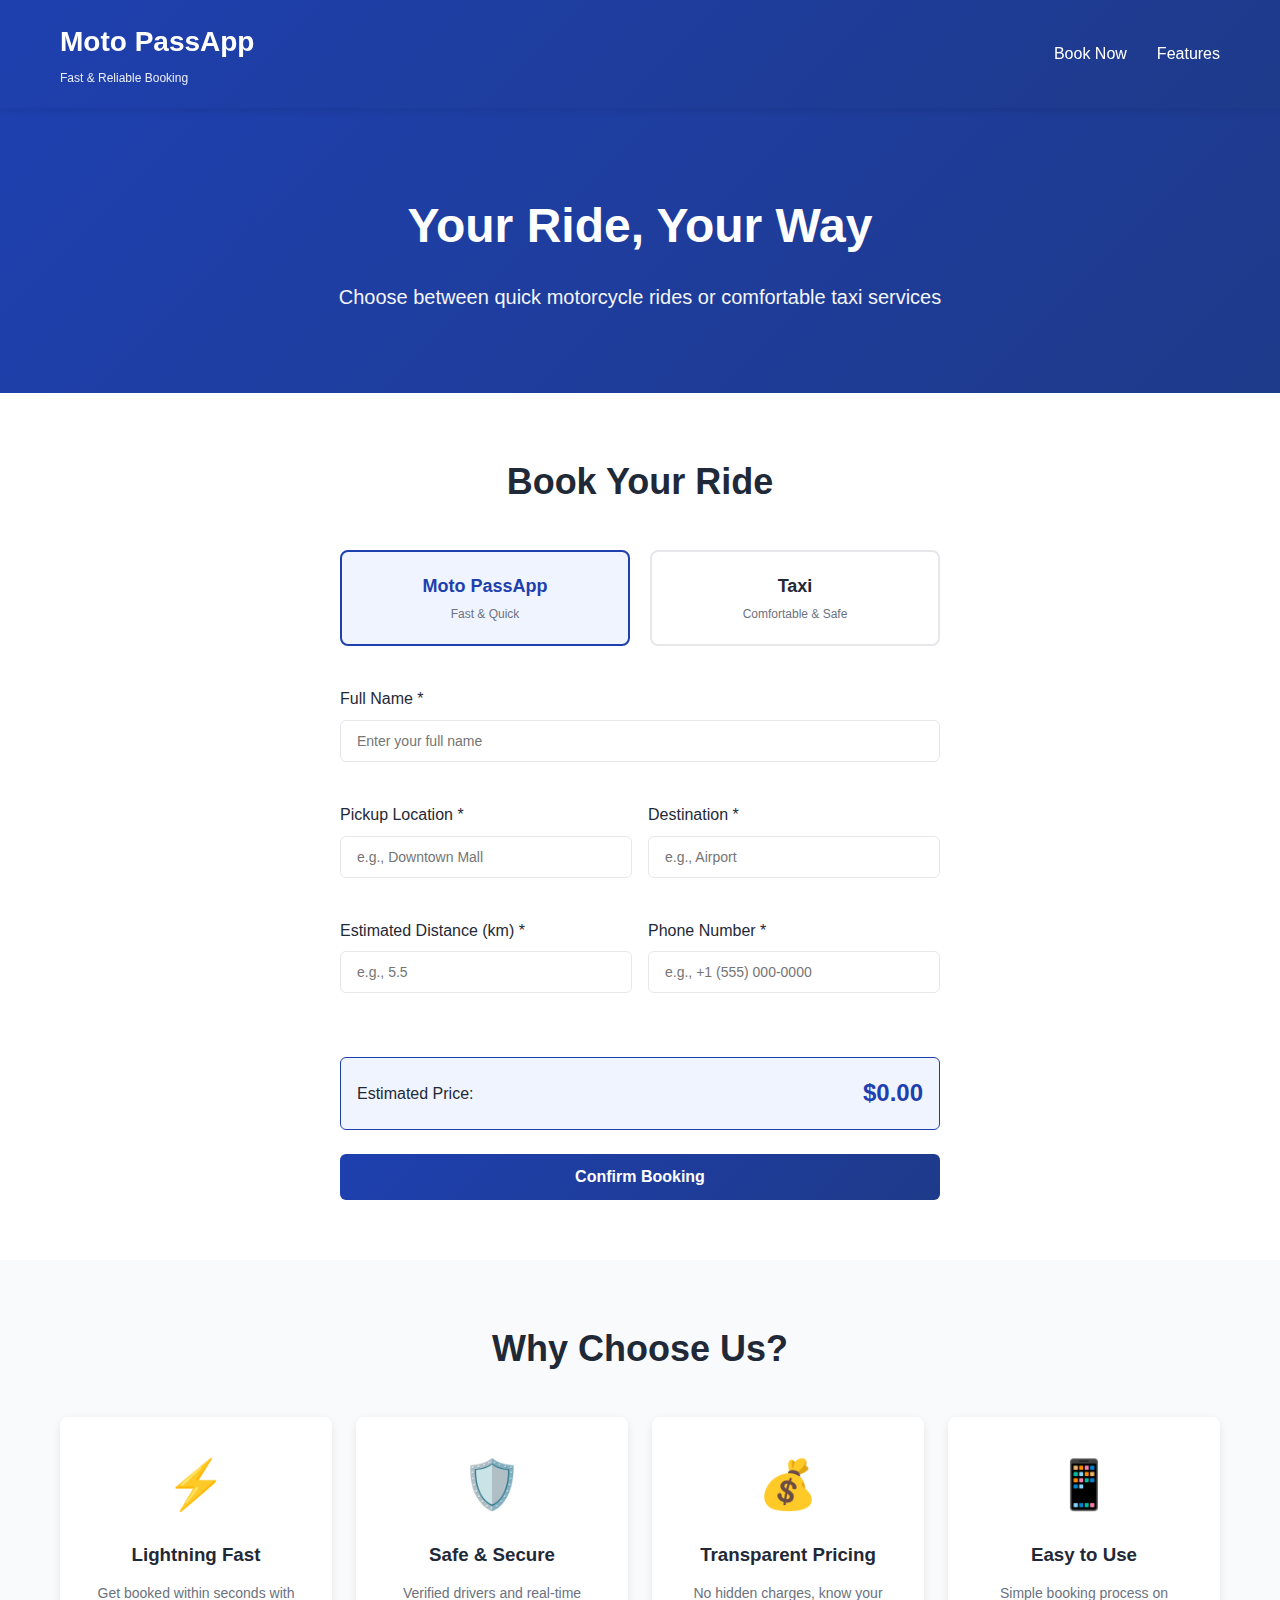
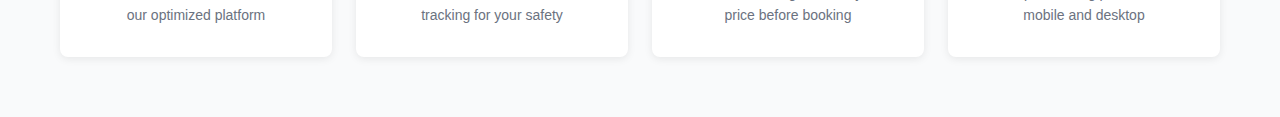
<file: ProjectForMidterm/index.html>
<!DOCTYPE html>
<html lang="en">
  <head>
    <meta charset="UTF-8" />
    <meta name="viewport" content="width=device-width, initial-scale=1.0" />
    <title>Moto PassApp & Taxi Booking</title>
    <link rel="stylesheet" href="style.css" />
  </head>
  <body>
    <header class="header">
      <div class="container">
        <div class="logo">
          <h1>Moto PassApp</h1>
          <p>Fast & Reliable Booking</p>
        </div>
        <nav class="nav-links">
          <a href="#booking">Book Now</a>
          <a href="#features">Features</a>
        </nav>
      </div>
    </header>

    <section class="hero">
      <div class="hero-content">
        <h2>Your Ride, Your Way</h2>
        <p>
          Choose between quick motorcycle rides or comfortable taxi services
        </p>
      </div>
    </section>

    <section id="booking" class="booking-section">
      <div class="container">
        <h2>Book Your Ride</h2>
        <div class="booking-container">
          <div class="service-selector">
            <label class="service-option">
              <input type="radio" name="service" value="moto" checked />
              <span class="service-box moto-active">
                <strong>Moto PassApp</strong>
                <small>Fast & Quick</small>
              </span>
            </label>
            <label class="service-option">
              <input type="radio" name="service" value="taxi" />
              <span class="service-box">
                <strong>Taxi</strong>
                <small>Comfortable & Safe</small>
              </span>
            </label>
          </div>

          <form id="bookingForm" class="booking-form">
            <div class="form-group">
              <label for="fullName">Full Name *</label>
              <input
                type="text"
                id="fullName"
                name="fullName"
                placeholder="Enter your full name"
                required
              />
              <span class="error-message" id="nameError"></span>
            </div>

            <div class="form-row">
              <div class="form-group">
                <label for="pickup">Pickup Location *</label>
                <input
                  type="text"
                  id="pickup"
                  name="pickup"
                  placeholder="e.g., Downtown Mall"
                  required
                />
                <span class="error-message" id="pickupError"></span>
              </div>

              <div class="form-group">
                <label for="destination">Destination *</label>
                <input
                  type="text"
                  id="destination"
                  name="destination"
                  placeholder="e.g., Airport"
                  required
                />
                <span class="error-message" id="destinationError"></span>
              </div>
            </div>

            <div class="form-row">
              <div class="form-group">
                <label for="distance">Estimated Distance (km) *</label>
                <input
                  type="number"
                  id="distance"
                  name="distance"
                  placeholder="e.g., 5.5"
                  min="0.1"
                  step="0.1"
                  required
                />
                <span class="error-message" id="distanceError"></span>
              </div>

              <div class="form-group">
                <label for="phone">Phone Number *</label>
                <input
                  type="tel"
                  id="phone"
                  name="phone"
                  placeholder="e.g., +1 (555) 000-0000"
                  required
                />
                <span class="error-message" id="phoneError"></span>
              </div>
            </div>

            <div class="price-display">
              <span>Estimated Price:</span>
              <strong id="priceAmount">$0.00</strong>
            </div>

            <button type="submit" class="btn-book">Confirm Booking</button>
          </form>
        </div>
      </div>
    </section>

    <section id="features" class="features-section">
      <div class="container">
        <h2>Why Choose Us?</h2>
        <div class="features-grid">
          <div class="feature-card">
            <div class="feature-icon">⚡</div>
            <h3>Lightning Fast</h3>
            <p>Get booked within seconds with our optimized platform</p>
          </div>
          <div class="feature-card">
            <div class="feature-icon">🛡️</div>
            <h3>Safe & Secure</h3>
            <p>Verified drivers and real-time tracking for your safety</p>
          </div>
          <div class="feature-card">
            <div class="feature-icon">💰</div>
            <h3>Transparent Pricing</h3>
            <p>No hidden charges, know your price before booking</p>
          </div>
          <div class="feature-card">
            <div class="feature-icon">📱</div>
            <h3>Easy to Use</h3>
            <p>Simple booking process on mobile and desktop</p>
          </div>
        </div>
      </div>
    </section>

    <div id="confirmationModal" class="modal">
      <div class="modal-content">
        <span class="close">&times;</span>
        <h2>Booking Confirmed!</h2>
        <div class="confirmation-details">
          <p><strong>Service:</strong> <span id="confirmService"></span></p>
          <p><strong>Name:</strong> <span id="confirmName"></span></p>
          <p><strong>Pickup:</strong> <span id="confirmPickup"></span></p>
          <p>
            <strong>Destination:</strong> <span id="confirmDestination"></span>
          </p>
          <p>
            <strong>Distance:</strong> <span id="confirmDistance"></span> km
          </p>
          <p><strong>Phone:</strong> <span id="confirmPhone"></span></p>
          <p class="price">
            <strong>Total Price:</strong> <span id="confirmPrice"></span>
          </p>
        </div>
        <p class="confirmation-message">
          Your driver will arrive shortly. Check your SMS for updates!
        </p>
        <button class="btn-close-modal">Close</button>
      </div>
    </div>

    <script src="script.js"></script>
  </body>
</html>
</file>
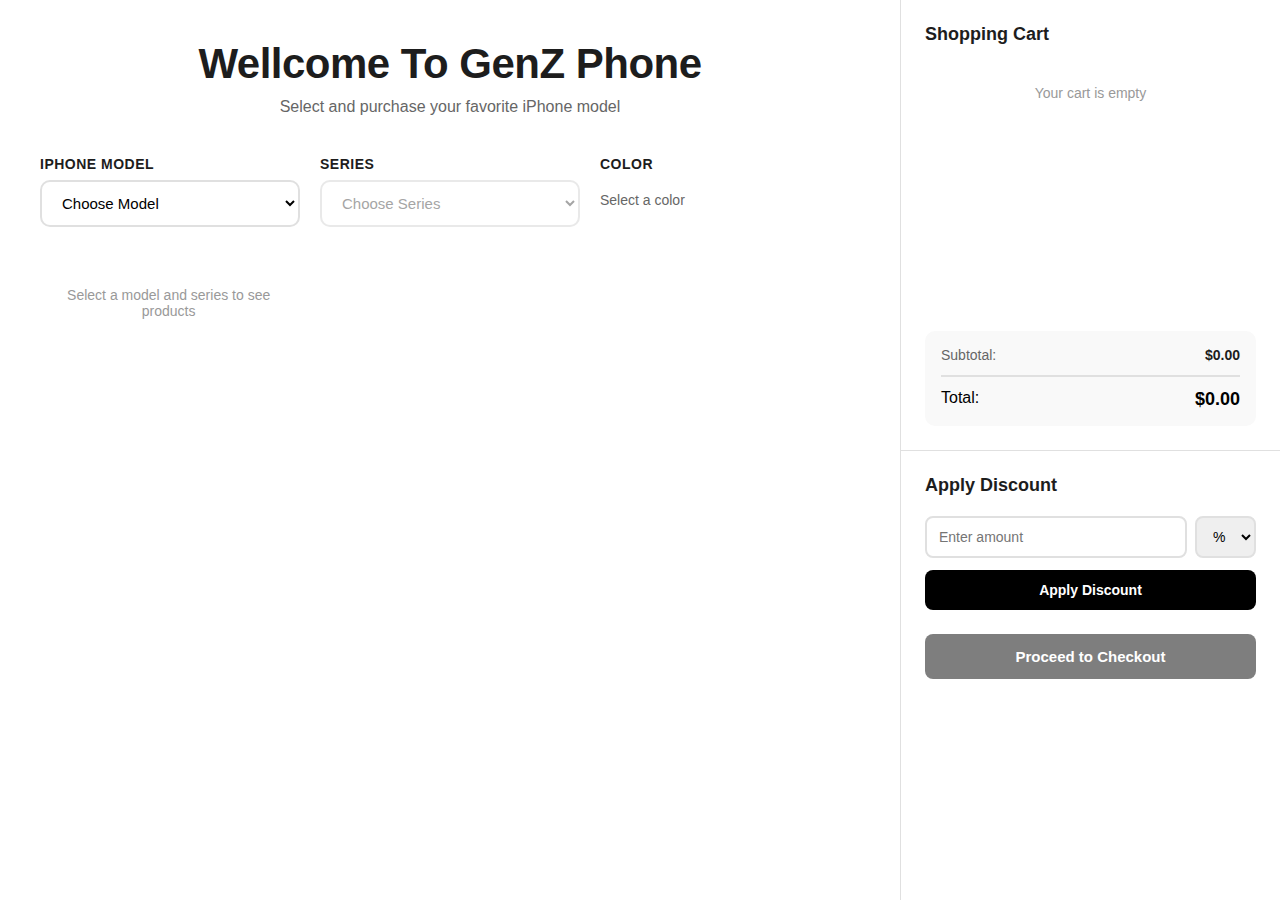
<file: ProjectPhone/index.html>
<!DOCTYPE html>
<html lang="en">

<head>
    <meta charset="UTF-8" />
    <meta name="viewport" content="width=device-width, initial-scale=1.0" />
    <title>GenZ Phone</title>
    <link rel="stylesheet" href="style.css" />
    <link rel="stylesheet" href="script.js" />
</head>

<body>
    <div class="container">
        <div class="main-content">
            <div class="header">
                <h1>Wellcome To GenZ Phone</h1>
                <p>Select and purchase your favorite iPhone model</p>
            </div>

            <div class="filters">
                <div class="filter-group">
                    <label for="model-select">iPhone Model</label>
                    <select id="model-select">
                        <option value="">Choose Model</option>
                        <option value="X">iPhone X</option>
                        <option value="XS">iPhone XS</option>
                        <option value="XR">iPhone XR</option>
                        <option value="11">iPhone 11</option>
                        <option value="12">iPhone 12</option>
                        <option value="13">iPhone 13</option>
                        <option value="14">iPhone 14</option>
                        <option value="15">iPhone 15</option>
                        <option value="16">iPhone 16</option>
                        <option value="17">iPhone 17</option>
                    </select>
                </div>

                <div class="filter-group">
                    <label for="series-select">Series</label>
                    <select id="series-select" disabled>
                        <option value="">Choose Series</option>
                    </select>
                </div>

                <!-- Added color selection group -->
                <div class="filter-group">
                    <label>Color</label>
                    <div class="color-selection" id="color-selection"></div>
                    <div class="selected-color" id="selected-color">Select a color</div>
                </div>
            </div>

            <div class="products-grid" id="products-grid">
                <p class="empty-cart">Select a model and series to see products</p>
            </div>
        </div>

        <div class="sidebar">
            <div class="cart-section">
                <h2 class="section-title">Shopping Cart</h2>
                <div class="cart-items-scroll" id="cart-items">
                    <p class="empty-cart">Your cart is empty</p>
                </div>
                <div class="cart-total">
                    <div class="total-row">
                        <span class="total-label">Subtotal:</span>
                        <span class="total-value">$<span id="subtotal">0.00</span></span>
                    </div>
                    <div class="final-total">
                        <span>Total:</span>
                        <span class="total-value">$<span id="total">0.00</span></span>
                    </div>
                </div>
            </div>

            <div class="discount-section">
                <h2 class="section-title">Apply Discount</h2>
                <div class="discount-input-group">
                    <input type="number" id="discount-amount" class="discount-input" placeholder="Enter amount"
                        min="0" />
                    <select id="discount-type" class="discount-type-select" aria-label="Select discount type">
                        <option value="percentage">%</option>
                        <option value="amount">$</option>
                    </select>
                </div>
                <button class="apply-discount-btn" onclick="applyDiscount()">
                    Apply Discount
                </button>
                <div id="discount-info"></div>
                <button class="checkout-btn" id="checkout-btn" onclick="checkout()" disabled>
                    Proceed to Checkout
                </button>
            </div>
        </div>
    </div>

    <!-- Confirmation Modal -->
    <div class="modal" id="confirmation-modal">
        <div class="modal-content">
            <h2 class="modal-header">Order Summary</h2>
            <div class="modal-summary" id="modal-summary"></div>
            <hr class="modal-divider" />
            <div class="modal-total">
                <span>Subtotal:</span>
                <span>$<span id="modal-subtotal">0.00</span></span>
            </div>
            <div class="modal-total" id="discount-row">
                <span>Discount:</span>
                <span>-$<span id="modal-discount">0.00</span></span>
            </div>
            <div class="modal-final">
                <span>Final Total:</span>
                <span>$<span id="modal-final-total">0.00</span></span>
            </div>
            <div class="modal-buttons">
                <button class="modal-btn cancel" onclick="cancelCheckout()">
                    Cancel
                </button>
                <button class="modal-btn confirm" onclick="confirmPurchase()">
                    Confirm Purchase
                </button>
            </div>
        </div>
    </div>

    <!-- Success Message -->
    <div class="success-message" id="success-message">
        <div class="success-icon">✓</div>
        <div class="success-text">Thanks for your purchase!</div>
        <div class="success-subtext">Your order has been confirmed</div>
    </div>
    <script src="script.js"></script>
</body>

</html>
</file>
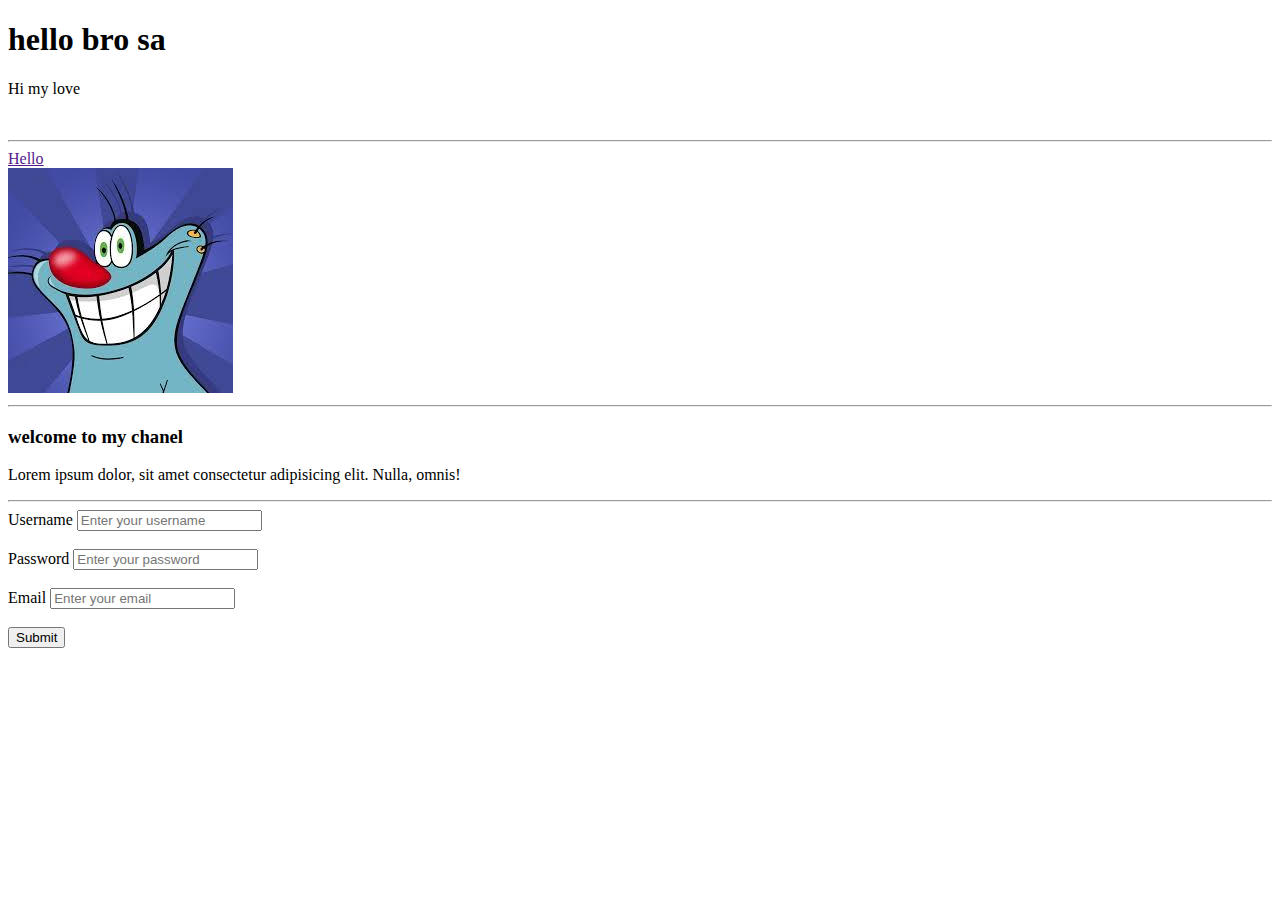
<file: 1. intro.html>
<!DOCTYPE html>
<html lang="en">
<head>
    <meta charset="UTF-8">
    <meta name="viewport" content="width=device-width, initial-scale=1.0">
    <title>Document</title>
</head>
<body>
    <h1>hello bro sa</h1>
    <p>Hi my love</p>
    <br>
    <hr>
    <a href="">Hello</a>
    <br>
    <img src="[data-uri]" alt="">
    

    <hr>
    <div>
        <h3>welcome to my chanel</h3>
        <p>Lorem ipsum dolor, sit amet consectetur adipisicing elit. Nulla, omnis!</p>
    </div>
    <hr>
    <form action="">
        <label for="username">Username</label>
        <input type="text" name="" id="" placeholder="Enter your username">
        <br><br>
        
        </label>
        <label for="password">Password</label>
        <input type="password" name="" id="" placeholder="Enter your password">
        <br><br>
        <label for="email">Email</label>
        <input type="email" name="" id="" placeholder="Enter your email">
    </form>
    <br>
    <button>
        Submit
    </button>

    
</body>
</html>
</file>
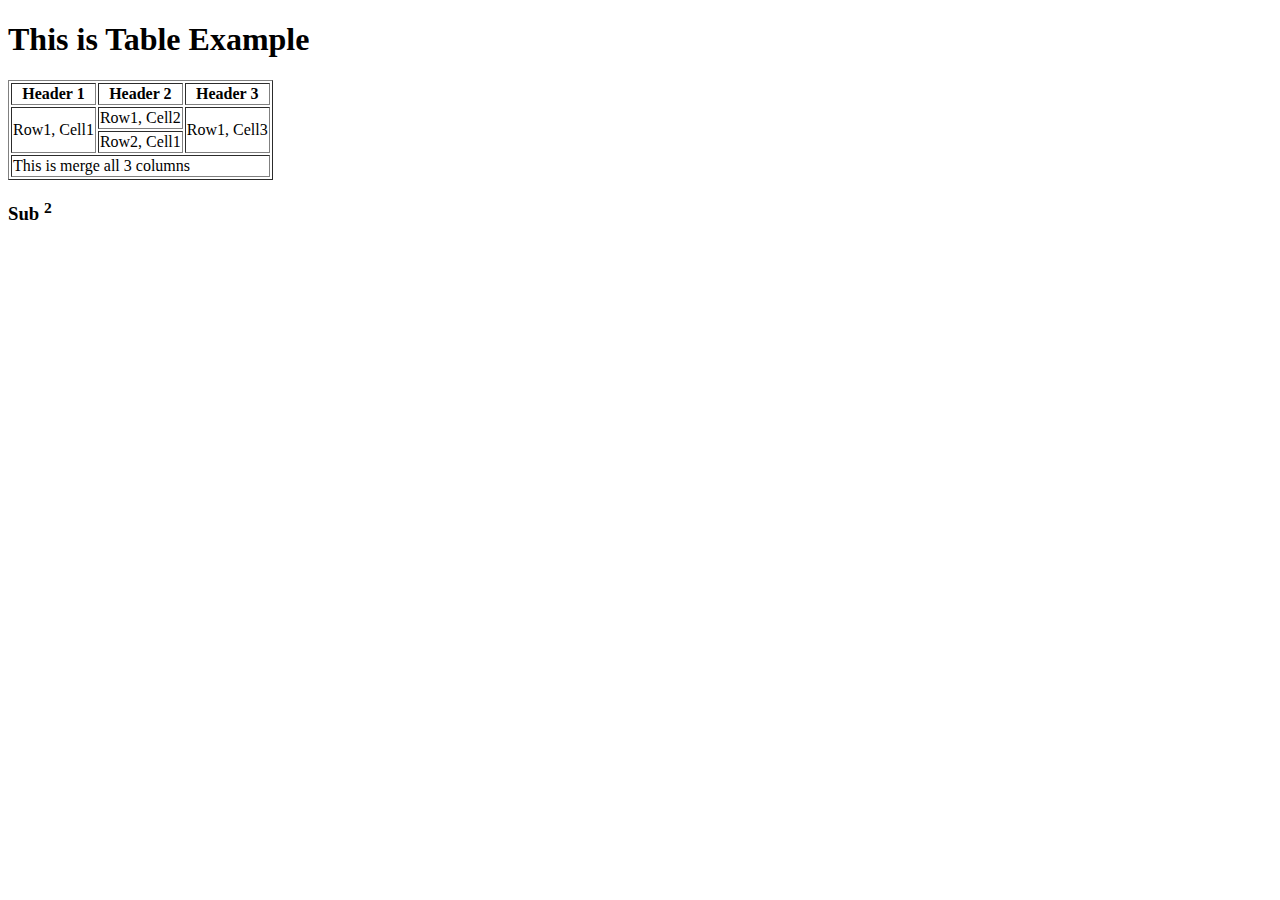
<file: 2. Ex1.html>
<!DOCTYPE html>
<html lang="en">
<head>
    <meta charset="UTF-8">
    <meta name="viewport" content="width=device-width, initial-scale=1.0">
    <title>Document</title>
</head>
<body>
    <h1 >This is Table Example</h1>
    <table border="1">
        <tr>
            <th>Header 1</th>
            <th>Header 2</th>
            <th>Header 3</th>
        </tr>
        <tr >
            <td rowspan="2">Row1, Cell1</td>
            <td>Row1, Cell2</td>
            <td rowspan="2">Row1, Cell3</td>
        </tr>
        <tr>
            <td>Row2, Cell1</td>
            <!-- <td>Row2, Cell2</td>
            <td>Row2, Cell3</td> -->
        </tr>
        <tr>
            <td colspan="3">This is merge all 3 columns</td>
        </tr>
    </table>

    <h3>Sub <sup>2</sup></h3>


</body>
</html>
</file>
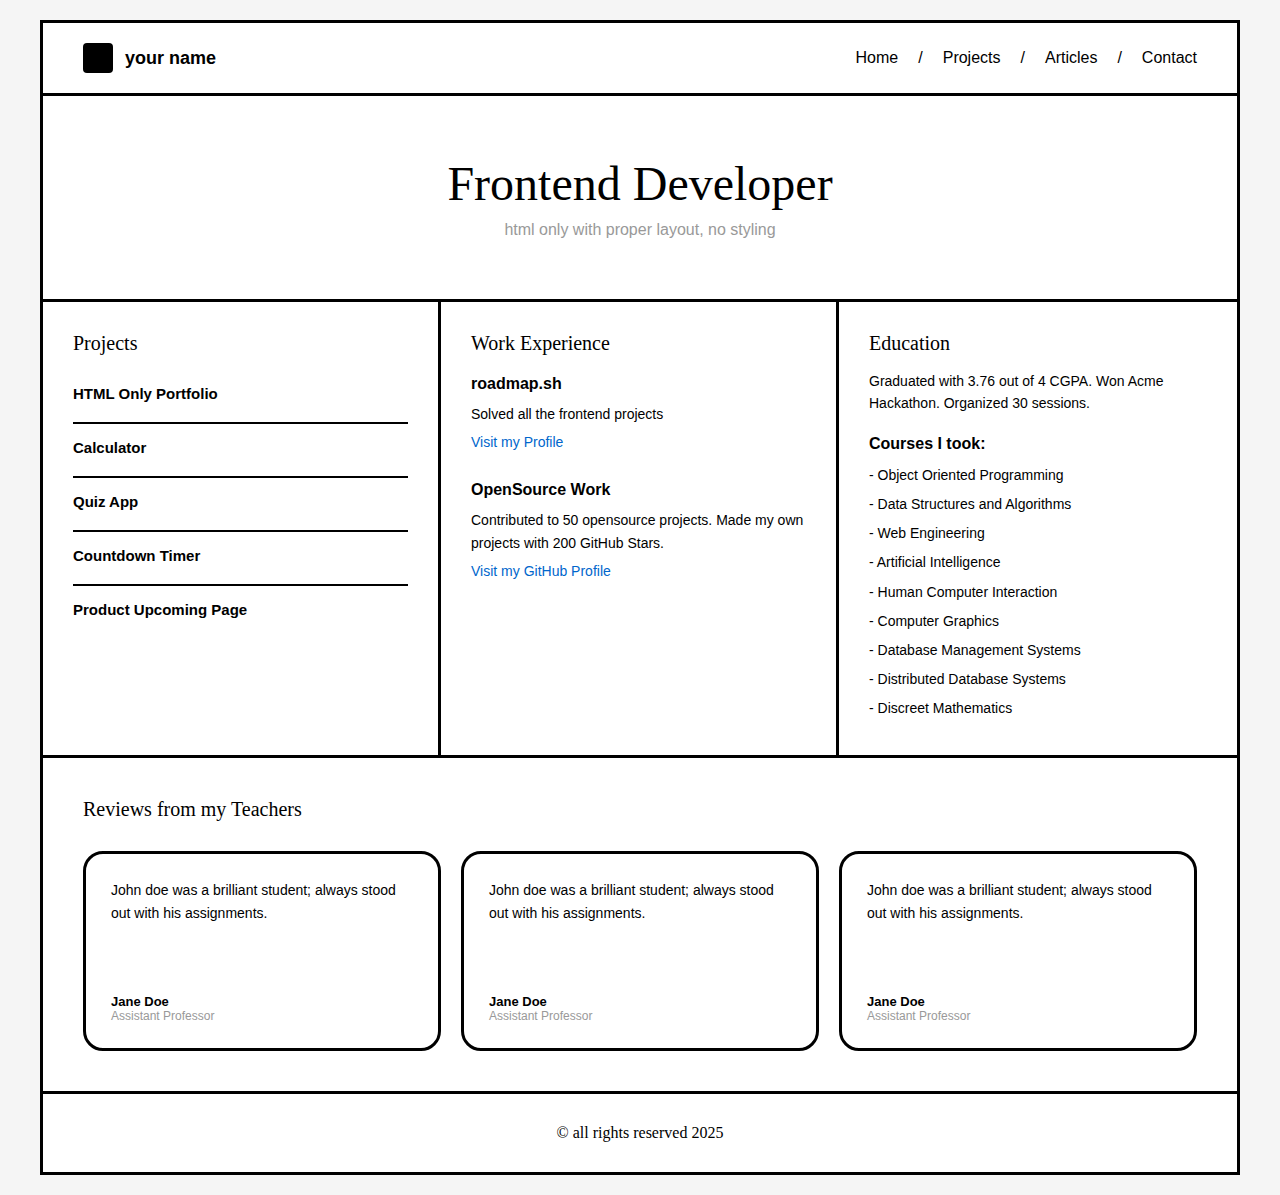
<file: 4. hw2.html>
<!DOCTYPE html>
<html lang="en">
<head>
    <meta charset="UTF-8">
    <meta name="viewport" content="width=device-width, initial-scale=1.0">
    <title>Frontend Developer Portfolio</title>
    <style>
        * {
            margin: 0;
            padding: 0;
            box-sizing: border-box;
        }

        body {
            font-family: 'Comic Sans MS', 'Chalkboard SE', 'Marker Felt', cursive, sans-serif;
            background-color: #f5f5f5;
            padding: 20px;
        }

        .container {
            max-width: 1200px;
            margin: 0 auto;
            background-color: white;
            border: 3px solid black;
        }

        /* Header */
        header {
            display: flex;
            justify-content: space-between;
            align-items: center;
            padding: 20px 40px;
            border-bottom: 3px solid black;
        }

        .logo {
            display: flex;
            align-items: center;
            gap: 12px;
            font-size: 18px;
            font-weight: bold;
        }

        .logo-square {
            width: 30px;
            height: 30px;
            background-color: black;
            border-radius: 4px;
        }

        nav {
            display: flex;
            gap: 20px;
            font-size: 16px;
        }

        nav a {
            text-decoration: none;
            color: black;
            cursor: pointer;
        }

        /* Hero Section */
        .hero {
            text-align: center;
            padding: 60px 40px;
            border-bottom: 3px solid black;
        }

        .hero h1 {
            font-size: 48px;
            font-weight: normal;
            margin-bottom: 10px;
            font-family: 'Comic Sans MS', cursive;
        }

        .hero p {
            font-size: 16px;
            color: #999;
        }

        /* Main Content */
        .content {
            display: grid;
            grid-template-columns: 1fr 1fr 1fr;
            border-bottom: 3px solid black;
        }

        .column {
            padding: 30px;
            border-right: 3px solid black;
        }

        .column:last-child {
            border-right: none;
        }

        .column h2 {
            font-size: 20px;
            font-weight: normal;
            margin-bottom: 15px;
            font-family: 'Comic Sans MS', cursive;
        }

        .project-item {
            padding: 15px 0;
            border-bottom: 2px solid black;
            font-size: 15px;
        }

        .project-item:last-child {
            border-bottom: none;
        }

        .project-item strong {
            display: block;
            margin-bottom: 5px;
            font-weight: bold;
        }

        .section-title {
            font-size: 16px;
            font-weight: bold;
            margin-top: 20px;
            margin-bottom: 10px;
        }

        .section-text {
            font-size: 14px;
            line-height: 1.6;
            margin-bottom: 8px;
        }

        .link {
            color: #0066cc;
            text-decoration: none;
            font-size: 14px;
            cursor: pointer;
        }

        .link:hover {
            text-decoration: underline;
        }

        .course-list {
            font-size: 14px;
            line-height: 1.8;
            list-style: none;
        }

        .course-list li {
            margin-bottom: 4px;
        }

        /* Reviews Section */
        .reviews {
            padding: 40px;
            border-bottom: 3px solid black;
        }

        .reviews h2 {
            font-size: 20px;
            font-weight: normal;
            margin-bottom: 30px;
            font-family: 'Comic Sans MS', cursive;
        }

        .reviews-grid {
            display: grid;
            grid-template-columns: repeat(3, 1fr);
            gap: 20px;
        }

        .review-card {
            border: 3px solid black;
            border-radius: 20px;
            padding: 25px;
            min-height: 200px;
            display: flex;
            flex-direction: column;
            justify-content: space-between;
        }

        .review-text {
            font-size: 14px;
            line-height: 1.6;
            margin-bottom: 15px;
        }

        .review-author {
            font-weight: bold;
            font-size: 13px;
        }

        .review-title {
            font-size: 12px;
            color: #999;
        }

        /* Footer */
        footer {
            text-align: center;
            padding: 30px;
            font-size: 16px;
            font-family: 'Comic Sans MS', cursive;
        }

        @media (max-width: 768px) {
            .content {
                grid-template-columns: 1fr;
            }

            .column {
                border-right: none;
                border-bottom: 3px solid black;
            }

            .reviews-grid {
                grid-template-columns: 1fr;
            }

            header {
                flex-direction: column;
                gap: 15px;
            }
        }
    </style>
</head>
<body>
    <div class="container">
        <!-- Header -->
        <header>
            <div class="logo">
                <div class="logo-square"></div>
                <span>your name</span>
            </div>
            <nav>
                <a href="#home">Home</a>
                <span>/</span>
                <a href="#projects">Projects</a>
                <span>/</span>
                <a href="#articles">Articles</a>
                <span>/</span>
                <a href="#contact">Contact</a>
            </nav>
        </header>

        <!-- Hero Section -->
        <section class="hero">
            <h1>Frontend Developer</h1>
            <p>html only with proper layout, no styling</p>
        </section>

        <!-- Main Content -->
        <div class="content">
            <!-- Projects Column -->
            <div class="column">
                <h2>Projects</h2>
                <div class="project-item">
                    <strong>HTML Only Portfolio</strong>
                </div>
                <div class="project-item">
                    <strong>Calculator</strong>
                </div>
                <div class="project-item">
                    <strong>Quiz App</strong>
                </div>
                <div class="project-item">
                    <strong>Countdown Timer</strong>
                </div>
                <div class="project-item">
                    <strong>Product Upcoming Page</strong>
                </div>
            </div>

            <!-- Work Experience Column -->
            <div class="column">
                <h2>Work Experience</h2>
                <div class="section-title">roadmap.sh</div>
                <div class="section-text">Solved all the frontend projects</div>
                <a href="#" class="link">Visit my Profile</a>

                <div class="section-title" style="margin-top: 30px;">OpenSource Work</div>
                <div class="section-text">Contributed to 50 opensource projects. Made my own projects with 200 GitHub Stars.</div>
                <a href="#" class="link">Visit my GitHub Profile</a>
            </div>

            <!-- Education Column -->
            <div class="column">
                <h2>Education</h2>
                <div class="section-text">
                    Graduated with 3.76 out of 4 CGPA. Won Acme Hackathon. Organized 30 sessions.
                </div>

                <div class="section-title">Courses I took:</div>
                <ul class="course-list">
                    <li>- Object Oriented Programming</li>
                    <li>- Data Structures and Algorithms</li>
                    <li>- Web Engineering</li>
                    <li>- Artificial Intelligence</li>
                    <li>- Human Computer Interaction</li>
                    <li>- Computer Graphics</li>
                    <li>- Database Management Systems</li>
                    <li>- Distributed Database Systems</li>
                    <li>- Discreet Mathematics</li>
                </ul>
            </div>
        </div>

        <!-- Reviews Section -->
        <section class="reviews">
            <h2>Reviews from my Teachers</h2>
            <div class="reviews-grid">
                <div class="review-card">
                    <div class="review-text">John doe was a brilliant student; always stood out with his assignments.</div>
                    <div>
                        <div class="review-author">Jane Doe</div>
                        <div class="review-title">Assistant Professor</div>
                    </div>
                </div>
                <div class="review-card">
                    <div class="review-text">John doe was a brilliant student; always stood out with his assignments.</div>
                    <div>
                        <div class="review-author">Jane Doe</div>
                        <div class="review-title">Assistant Professor</div>
                    </div>
                </div>
                <div class="review-card">
                    <div class="review-text">John doe was a brilliant student; always stood out with his assignments.</div>
                    <div>
                        <div class="review-author">Jane Doe</div>
                        <div class="review-title">Assistant Professor</div>
                    </div>
                </div>
            </div>
        </section>

        <!-- Footer -->
        <footer>
            © all rights reserved 2025
        </footer>
    </div>
</body>
</html>
</file>
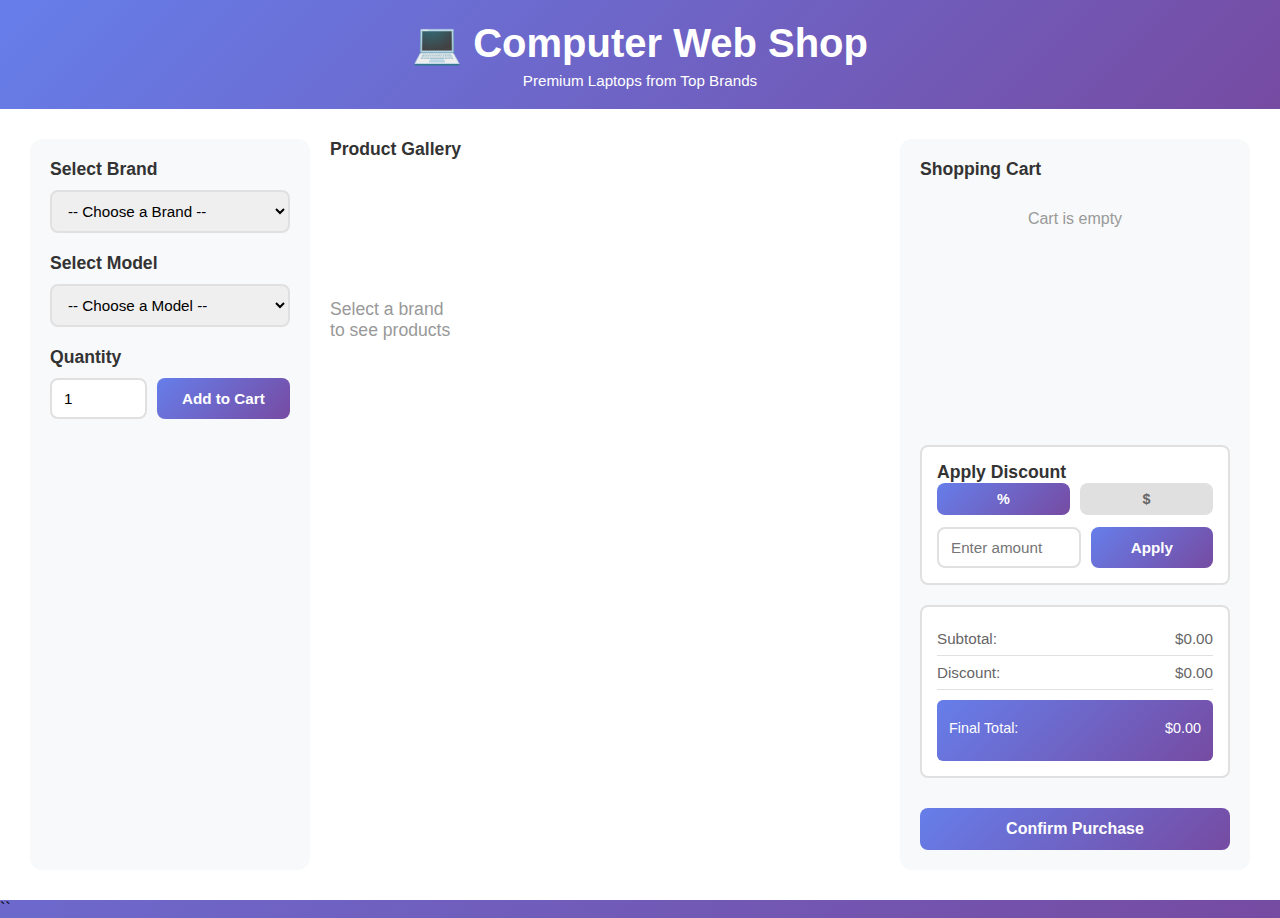
<file: TestP2.html>
<!DOCTYPE html>
<html lang="en">
<head>
<meta charset="UTF-8">
<meta name="viewport" content="width=device-width, initial-scale=1.0">
<title>Computer Web Shop</title>
<style>
* { margin: 0; padding: 0; box-sizing: border-box; }

body {
    font-family: 'Segoe UI', Tahoma, Geneva, Verdana, sans-serif;
    background: linear-gradient(135deg, #667eea 0%, #764ba2 100%);
    min-height: 100vh;
    display: flex;
    flex-direction: column;
}

.container {
    width: 100%;
    height: 100vh;
    background: white;
    display: flex;
    flex-direction: column;
    overflow: hidden;
}

header {
    background: linear-gradient(135deg, #667eea 0%, #764ba2 100%);
    color: white;
    padding: 20px;
    text-align: center;
    flex-shrink: 0;
}

header h1 { font-size: 2.5em; margin-bottom: 5px; }
header p { font-size: 0.95em; }

/* Main content grid */
.main-content {
    display: grid;
    grid-template-columns: 280px minmax(400px, 1fr) 350px;
    gap: 20px;
    padding: 30px;
    flex: 1;
}

/* Left & Right sections */
.left-section,
.right-section {
    background: #f8f9fa;
    border-radius: 12px;
    padding: 20px;
    display: flex;
    flex-direction: column;
    gap: 20px;
    overflow-y: auto;
}

/* Image gallery scrollable */
.image-section {
    overflow-y: auto;
    max-height: calc(100vh - 140px); /* header + padding */
}

.image-gallery {
    display: grid;
    grid-template-columns: repeat(4, 1fr);
    gap: 20px;
    flex: 1;
}

.image-gallery::-webkit-scrollbar {
    width: 8px;
}

.image-gallery::-webkit-scrollbar-track { background: #e0e0e0; border-radius: 10px; }
.image-gallery::-webkit-scrollbar-thumb { background: #667eea; border-radius: 10px; }

/* Product items */
.product-item {
    background: white;
    border-radius: 10px;
    overflow: hidden;
    cursor: pointer;
    transition: all 0.3s ease;
    border: 3px solid transparent;
    display: flex;
    flex-direction: column;
    aspect-ratio: 1 / 1;
}
.product-item:hover { transform: translateY(-8px); box-shadow: 0 10px 25px rgba(102, 126, 234, 0.3); border-color: #667eea; }
.product-item.selected { border-color: #667eea; background: #f0f4ff; }

.product-image { width: 100%; flex: 1; object-fit: cover; background: #e0e0e0; }
.product-info { padding: 12px; display: flex; flex-direction: column; justify-content: center; }
.product-name { font-size: 0.85em; font-weight: 600; color: #333; margin-bottom: 5px; text-align: center; line-height: 1.2; }
.product-price { font-size: 1em; font-weight: bold; color: #667eea; text-align: center; }

.no-images { display: flex; align-items: center; justify-content: center; height: 300px; color: #999; font-size: 1.1em; }

.section-title { font-size: 1.1em; font-weight: 600; color: #333; margin-bottom: 10px; display: flex; align-items: center; gap: 8px; }

/* Inputs */
select, input[type="number"], input[type="text"] {
    width: 100%; padding: 10px 12px; border: 2px solid #e0e0e0; border-radius: 8px; font-size: 0.95em; transition: border-color 0.3s;
}
select:focus, input[type="number"]:focus, input[type="text"]:focus { outline: none; border-color: #667eea; }

.quantity-input-group { display: flex; gap: 10px; }
.quantity-input-group input { flex: 0.4; }
.quantity-input-group button { flex: 0.6; }

button {
    background: linear-gradient(135deg, #667eea 0%, #764ba2 100%);
    color: white; border: none; padding: 10px 15px; border-radius: 8px;
    font-size: 0.95em; font-weight: 600; cursor: pointer; transition: transform 0.2s;
}
button:hover { transform: translateY(-2px); box-shadow: 0 5px 15px rgba(102, 126, 234, 0.4); }
button:active { transform: translateY(0); }

.cart-item {
    background: white; padding: 12px; border-radius: 8px; border-left: 4px solid #667eea;
    display: flex; justify-content: space-between; align-items: center; font-size: 0.9em;
}

.cart-item-details { flex: 1; }
.cart-item-name { font-weight: 600; color: #333; margin-bottom: 3px; }
.cart-item-price { color: #667eea; font-weight: 600; }
.cart-item-qty { color: #999; font-size: 0.85em; }
.remove-btn { background: #ff6b6b; color: white; border: none; padding: 5px 10px; border-radius: 5px; cursor: pointer; font-size: 0.8em; transition: background 0.3s; }
.remove-btn:hover { background: #ff5252; }

.discount-section { background: white; padding: 15px; border-radius: 8px; border: 2px solid #e0e0e0; }
.discount-type-buttons { display: grid; grid-template-columns: 1fr 1fr; gap: 10px; margin-bottom: 12px; }
.discount-type-buttons button { padding: 8px; font-size: 0.9em; background: #e0e0e0; color: #666; }
.discount-type-buttons button.active { background: linear-gradient(135deg, #667eea 0%, #764ba2 100%); color: white; }
.discount-input-group { display: flex; gap: 10px; }
.discount-input-group input { flex: 1; }
.discount-input-group button { flex: 0.8; }

.totals { background: white; padding: 15px; border-radius: 8px; border: 2px solid #e0e0e0; }
.total-row { display: flex; justify-content: space-between; padding: 8px 0; font-size: 0.95em; color: #666; border-bottom: 1px solid #e0e0e0; }
.total-row:last-child { border-bottom: none; }

.final-total { background: linear-gradient(135deg, #667eea 0%, #764ba2 100%); padding: 12px; border-radius: 6px; margin-top: 10px; }
.final-total .total-row { color: white; border-bottom: none; font-size: 1.1em; font-weight: bold; }

.purchase-btn { width: 100%; padding: 12px; font-size: 1em; font-weight: 700; margin-top: 10px; }

/* Scrollable cart items */
#cartItems {
    flex: 1;
    overflow-y: auto;
    max-height: calc(100vh - 400px);
    display: flex;
    flex-direction: column;
    gap: 10px;
}

/* Responsive breakpoints */
@media (max-width: 1200px) { .main-content { grid-template-columns: 250px 1fr 300px; gap: 15px; padding: 20px; } }
@media (max-width: 1024px) { .main-content { grid-template-columns: 1fr; gap: 15px; padding: 15px; } }
@media (max-width: 768px) { header h1 { font-size: 1.8em; } header p { font-size: 0.9em; } }
@media (max-width: 480px) { header h1 { font-size: 1.5em; margin-bottom: 3px; } header p { font-size: 0.8em; } }
</style>
</head>
<body>
<div class="container">
    <header>
        <h1>💻 Computer Web Shop</h1>
        <p>Premium Laptops from Top Brands</p>
    </header>

    <div class="main-content">
        <!-- Left Section -->
        <div class="left-section">
            <div>
                <div class="section-title">Select Brand</div>
                <select id="brandSelect" onchange="updateModels()">
                    <option value="">-- Choose a Brand --</option>
                    <option value="ASUS">ASUS</option>
                    <option value="Lenovo">Lenovo</option>
                    <option value="MSI">MSI</option>
                    <option value="Dell">Dell</option>
                    <option value="HP">HP</option>
                    <option value="Apple">Apple</option>
                </select>
            </div>
            <div>
                <div class="section-title">Select Model</div>
                <select id="modelSelect">
                    <option value="">-- Choose a Model --</option>
                </select>
            </div>
            <div>
                <div class="section-title">Quantity</div>
                <div class="quantity-input-group">
                    <input type="number" id="quantityInput" value="1" min="1" max="10">
                    <button onclick="addToCart()">Add to Cart</button>
                </div>
            </div>
        </div>

        <!-- Image Section -->
        <div class="image-section">
            <div class="section-title">Product Gallery</div>
            <div class="image-gallery" id="imageGallery">
                <div class="no-images">Select a brand to see products</div>
            </div>
        </div>

        <!-- Right Section -->
        <div class="right-section">
            <div class="section-title">Shopping Cart</div>
            <div id="cartItems">
                <p style="color: #999; text-align: center;">Cart is empty</p>
            </div>

            <div class="discount-section">
                <div class="section-title" style="margin: 0;">Apply Discount</div>
                <div class="discount-type-buttons">
                    <button class="active" onclick="setDiscountType('percentage')">%</button>
                    <button onclick="setDiscountType('fixed')">$</button>
                </div>
                <div class="discount-input-group">
                    <input type="number" id="discountInput" placeholder="Enter amount">
                    <button onclick="applyDiscount()">Apply</button>
                </div>
            </div>

            <div class="totals">
                <div class="total-row">
                    <span>Subtotal:</span>
                    <span id="subtotal">$0.00</span>
                </div>
                <div class="total-row">
                    <span>Discount:</span>
                    <span id="discountDisplay">$0.00</span>
                </div>
                <div class="final-total">
                    <div class="total-row" style="font-weight: normal; font-size: 0.9em; margin-bottom: 5px;">
                        <span>Final Total:</span>
                        <span id="finalTotal">$0.00</span>
                    </div>
                </div>
            </div>

            <button class="purchase-btn" onclick="confirmPurchase()">Confirm Purchase</button>
        </div>
    </div>
</div>

<script>
// Product data (simplified for brevity)
const products = {
    ASUS: { models: [ { name:'VivoBook 15', price:599, image:'/placeholder.svg' } ] },
    Lenovo: { models: [ { name:'IdeaPad 1', price:299, image:'/placeholder.svg' } ] },
    MSI: { models: [ { name:'Modern 14', price:649, image:'/placeholder.svg' } ] },
    Dell: { models: [ { name:'Inspiron 14', price:399, image:'/placeholder.svg' } ] },
    HP: { models: [ { name:'Pavilion 14', price:429, image:'/placeholder.svg' } ] },
    Apple: { models: [ { name:'MacBook Air M2 13"', price:1199, image:'/placeholder.svg' } ] }
};

let cart = [];
let discountType = 'percentage';
let discountAmount = 0;

function updateModels() {
    const brand = document.getElementById('brandSelect').value;
    const modelSelect = document.getElementById('modelSelect');
    const imageGallery = document.getElementById('imageGallery');

    modelSelect.innerHTML = '<option value="">-- Choose a Model --</option>';
    imageGallery.innerHTML = '';

    if (brand && products[brand]) {
        const models = products[brand].models;
        models.forEach((model, index) => {
            const option = document.createElement('option');
            option.value = index;
            option.textContent = `${model.name} - $${model.price}`;
            modelSelect.appendChild(option);

            const imageItem = document.createElement('div');
            imageItem.className = 'product-item';
            imageItem.onclick = () => { document.getElementById('modelSelect').value = index; };
            imageItem.innerHTML = `<div class="product-image" style="background-image: url('${model.image}');"></div>
                                   <div class="product-info"><div class="product-name">${model.name}</div><div class="product-price">$${model.price}</div></div>`;
            imageGallery.appendChild(imageItem);
        });
    } else {
        imageGallery.innerHTML = '<div class="no-images">Select a brand to see products</div>';
    }
}

function addToCart() {
    const brand = document.getElementById('brandSelect').value;
    const modelIndex = document.getElementById('modelSelect').value;
    const quantity = parseInt(document.getElementById('quantityInput').value);

    if (!brand || modelIndex === '') { alert('Please select a brand and model'); return; }

    const model = products[brand].models[parseInt(modelIndex)];
    if (!model) return;

    const item = { brand, name:model.name, price:model.price, quantity, id:`${brand}-${modelIndex}` };

    const existingItem = cart.find(c=>c.id===item.id);
    if(existingItem) existingItem.quantity += quantity;
    else cart.push(item);

    document.getElementById('quantityInput').value = 1;
    updateCart();
}

function removeFromCart(id) { cart = cart.filter(item=>item.id!==id); updateCart(); }

function updateCart() {
    const cartContainer = document.getElementById('cartItems');
    if(cart.length===0) { cartContainer.innerHTML = '<p style="color:#999;text-align:center;">Cart is empty</p>'; updateTotals(); return; }
    cartContainer.innerHTML = cart.map(item=>`
        <div class="cart-item">
            <div class="cart-item-details">
                <div class="cart-item-name">${item.brand} - ${item.name}</div>
                <div class="cart-item-price">$${(item.price*item.quantity).toFixed(2)}</div>
                <div class="cart-item-qty">Qty: ${item.quantity}</div>
            </div>
            <button class="remove-btn" onclick="removeFromCart('${item.id}')">Remove</button>
        </div>
    `).join('');
    updateTotals();
}

function setDiscountType(type) {
    discountType = type;
    document.querySelectorAll('.discount-type-buttons button').forEach(btn => btn.classList.remove('active'));
    event.target.classList.add('active');
}

function applyDiscount() {
    const discountInput = document.getElementById('discountInput').value;
    if (!discountInput) { alert('Please enter a discount amount'); return; }
    discountAmount = parseFloat(discountInput);
    document.getElementById('discountInput').value = '';
    updateTotals();
}

function updateTotals() {
    const subtotal = cart.reduce((sum,item)=>sum + (item.price||0) * (item.quantity||0),0);
    const discount = discountType==='percentage' ? subtotal*discountAmount/100 : discountAmount;
    const finalTotal = Math.max(0, subtotal-discount);
    document.getElementById('subtotal').textContent = `$${subtotal.toFixed(2)}`;
    document.getElementById('discountDisplay').textContent = `$${discount.toFixed(2)}`;
    document.getElementById('finalTotal').textContent = `$${finalTotal.toFixed(2)}`;
}

function confirmPurchase() {
    if(cart.length===0){ alert('Cart is empty'); return; }
    const subtotal = cart.reduce((sum,item)=>sum + item.price*item.quantity,0);
    const discount = discountType==='percentage'?subtotal*discountAmount/100:discountAmount;
    const finalTotal = Math.max(0, subtotal-discount);
    alert(`✓ Purchase Confirmed!\n\nItems: ${cart.length}\nSubtotal: $${subtotal.toFixed(2)}\nDiscount: $${discount.toFixed(2)}\nFinal Total: $${finalTotal.toFixed(2)}\n\nThank you!`);
    cart=[]; discountAmount=0;
    document.getElementById('discountInput').value='';
    updateCart();
    document.getElementById('brandSelect').value='';
    document.getElementById('modelSelect').innerHTML='<option value="">-- Choose a Model --</option>';
    document.getElementById('imageGallery').innerHTML='<div class="no-images">Select a brand to see products</div>';
}
</script>
</body>
</html>
``
</file>
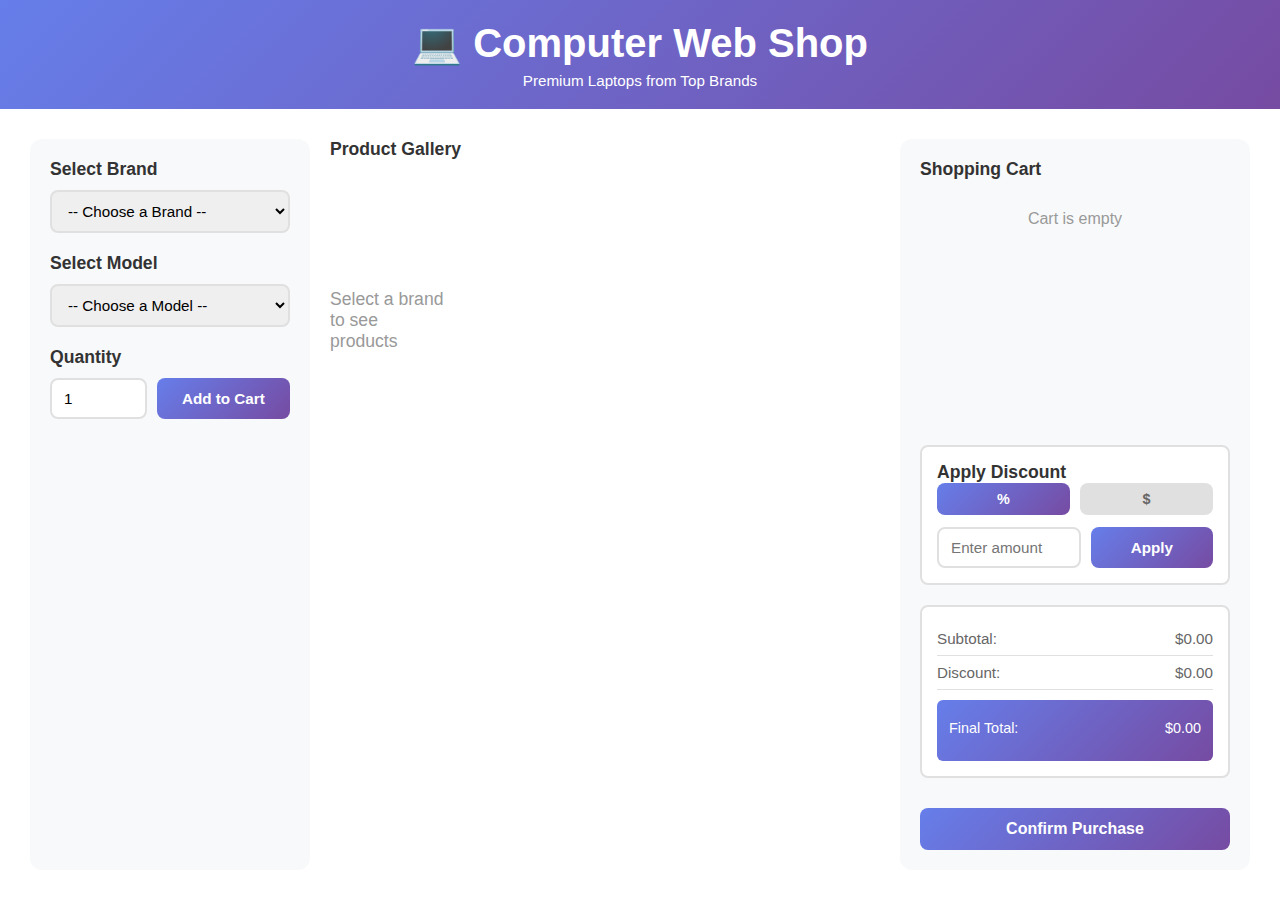
<file: TestProject.html>
<!DOCTYPE html>
<html lang="en">
  <head>
    <meta charset="UTF-8" />
    <meta name="viewport" content="width=device-width, initial-scale=1.0" />
    <title>Computer Web Shop</title>
    <style>
      * {
        margin: 0;
        padding: 0;
        box-sizing: border-box;
      }

      body {
        font-family: "Segoe UI", Tahoma, Geneva, Verdana, sans-serif;
        background: linear-gradient(135deg, #667eea 0%, #764ba2 100%);
        min-height: 100vh;
        display: flex;
        flex-direction: column;
        padding: 0;
      }

      /* Updated container to use full screen height */
      .container {
        width: 100%;
        height: 100vh;
        background: white;
        display: flex;
        flex-direction: column;
        overflow: hidden;
      }

      header {
        background: linear-gradient(135deg, #667eea 0%, #764ba2 100%);
        color: white;
        padding: 20px;
        text-align: center;
        flex-shrink: 0;
      }

      header h1 {
        font-size: 2.5em;
        margin-bottom: 5px;
      }

      header p {
        font-size: 0.95em;
      }

      /* Updated main-content to fill remaining space */
      .main-content {
        display: grid;
        grid-template-columns: 280px 1fr 350px;
        gap: 20px;
        padding: 30px;
        flex: 1;
        overflow: hidden;
      }

      .left-section,
      .right-section {
        background: #f8f9fa;
        border-radius: 12px;
        padding: 20px;
        display: flex;
        flex-direction: column;
        gap: 20px;
        overflow-y: auto;
      }

      /* Updated gallery to display 4 columns of square products */
      .image-gallery {
        display: grid;
        grid-template-columns: repeat(4, 1fr);
        gap: 20px;
        overflow-y: auto;
        flex: 1;
        padding-right: 10px;
      }

      .image-gallery::-webkit-scrollbar {
        width: 8px;
      }

      .image-gallery::-webkit-scrollbar-track {
        background: #e0e0e0;
        border-radius: 10px;
      }

      .image-gallery::-webkit-scrollbar-thumb {
        background: #667eea;
        border-radius: 10px;
      }

      /* Made product items square with equal width and height */
      .product-item {
        background: white;
        border-radius: 10px;
        overflow: hidden;
        cursor: pointer;
        transition: all 0.3s ease;
        border: 3px solid transparent;
        display: flex;
        flex-direction: column;
        aspect-ratio: 1 / 1;
      }

      .product-item:hover {
        transform: translateY(-8px);
        box-shadow: 0 10px 25px rgba(102, 126, 234, 0.3);
        border-color: #667eea;
      }

      .product-item.selected {
        border-color: #667eea;
        background: #f0f4ff;
      }

      /* Made product image fill the square while maintaining aspect ratio */
      .product-image {
        width: 100%;
        flex: 1;
        object-fit: cover;
        background: #e0e0e0;
      }

      .product-info {
        padding: 12px;
        display: flex;
        flex-direction: column;
        justify-content: center;
      }

      .product-name {
        font-size: 0.85em;
        font-weight: 600;
        color: #333;
        margin-bottom: 5px;
        text-align: center;
        line-height: 1.2;
      }

      .product-price {
        font-size: 1em;
        font-weight: bold;
        color: #667eea;
        text-align: center;
      }

      .no-images {
        display: flex;
        align-items: center;
        justify-content: center;
        height: 300px;
        color: #999;
        font-size: 1.1em;
      }

      .section-title {
        font-size: 1.1em;
        font-weight: 600;
        color: #333;
        margin-bottom: 10px;
        display: flex;
        align-items: center;
        gap: 8px;
      }

      select,
      input[type="number"],
      input[type="text"] {
        width: 100%;
        padding: 10px 12px;
        border: 2px solid #e0e0e0;
        border-radius: 8px;
        font-size: 0.95em;
        transition: border-color 0.3s;
      }

      select:focus,
      input[type="number"]:focus,
      input[type="text"]:focus {
        outline: none;
        border-color: #667eea;
      }

      .quantity-input-group {
        display: flex;
        gap: 10px;
      }

      .quantity-input-group input {
        flex: 0.4;
      }

      .quantity-input-group button {
        flex: 0.6;
      }

      button {
        background: linear-gradient(135deg, #667eea 0%, #764ba2 100%);
        color: white;
        border: none;
        padding: 10px 15px;
        border-radius: 8px;
        font-size: 0.95em;
        font-weight: 600;
        cursor: pointer;
        transition: transform 0.2s;
      }

      button:hover {
        transform: translateY(-2px);
        box-shadow: 0 5px 15px rgba(102, 126, 234, 0.4);
      }

      button:active {
        transform: translateY(0);
      }

      .cart-item {
        background: white;
        padding: 12px;
        border-radius: 8px;
        border-left: 4px solid #667eea;
        display: flex;
        justify-content: space-between;
        align-items: center;
        font-size: 0.9em;
      }

      .cart-item-details {
        flex: 1;
      }

      .cart-item-name {
        font-weight: 600;
        color: #333;
        margin-bottom: 3px;
      }

      .cart-item-price {
        color: #667eea;
        font-weight: 600;
      }

      .cart-item-qty {
        color: #999;
        font-size: 0.85em;
      }

      .remove-btn {
        background: #ff6b6b;
        color: white;
        border: none;
        padding: 5px 10px;
        border-radius: 5px;
        cursor: pointer;
        font-size: 0.8em;
        transition: background 0.3s;
      }

      .remove-btn:hover {
        background: #ff5252;
      }

      .discount-section {
        background: white;
        padding: 15px;
        border-radius: 8px;
        border: 2px solid #e0e0e0;
      }

      .discount-type-buttons {
        display: grid;
        grid-template-columns: 1fr 1fr;
        gap: 10px;
        margin-bottom: 12px;
      }

      .discount-type-buttons button {
        padding: 8px;
        font-size: 0.9em;
        background: #e0e0e0;
        color: #666;
      }

      .discount-type-buttons button.active {
        background: linear-gradient(135deg, #667eea 0%, #764ba2 100%);
        color: white;
      }

      .discount-input-group {
        display: flex;
        gap: 10px;
      }

      .discount-input-group input {
        flex: 1;
      }

      .discount-input-group button {
        flex: 0.8;
      }

      .totals {
        background: white;
        padding: 15px;
        border-radius: 8px;
        border: 2px solid #e0e0e0;
      }

      .total-row {
        display: flex;
        justify-content: space-between;
        padding: 8px 0;
        font-size: 0.95em;
        color: #666;
        border-bottom: 1px solid #e0e0e0;
      }

      .total-row:last-child {
        border-bottom: none;
      }

      .final-total {
        background: linear-gradient(135deg, #667eea 0%, #764ba2 100%);
        padding: 12px;
        border-radius: 6px;
        margin-top: 10px;
      }

      .final-total .total-row {
        color: white;
        border-bottom: none;
        font-size: 1.1em;
        font-weight: bold;
      }

      .purchase-btn {
        width: 100%;
        padding: 12px;
        font-size: 1em;
        font-weight: 700;
        margin-top: 10px;
      }

      /* Add to your existing CSS, no need to change anything else */
      .image-section {
        display: flex;
        flex-direction: column;
        flex: 1;
        overflow: hidden; /* allow inner gallery to scroll */
      }

      .image-gallery {
        flex: 1; /* take all available height in image-section */
        overflow-y: auto;
      }

      /* Optional: scrollbar styling */
      .image-gallery::-webkit-scrollbar {
        width: 8px;
      }
      .image-gallery::-webkit-scrollbar-track {
        background: #e0e0e0;
        border-radius: 10px;
      }
      .image-gallery::-webkit-scrollbar-thumb {
        background: #667eea;
        border-radius: 10px;
      }

      /* Responsive: Tablet */
      @media (max-width: 1200px) {
        .main-content {
          grid-template-columns: 250px 1fr 300px;
          gap: 15px;
          padding: 20px;
        }

        .image-gallery {
          grid-template-columns: repeat(auto-fit, minmax(150px, 1fr));
        }
      }

      /* Responsive: Large Tablet */
      @media (max-width: 1024px) {
        .main-content {
          grid-template-columns: 1fr;
          gap: 15px;
          padding: 15px;
        }

        .left-section,
        .right-section,
        .image-section {
          min-height: 0;
        }

        .image-section {
          order: -1;
        }

        .image-gallery {
          grid-template-columns: repeat(auto-fit, minmax(130px, 1fr));
          max-height: 350px;
        }
      }

      /* Responsive: Medium Tablet */
      @media (max-width: 768px) {
        header h1 {
          font-size: 1.8em;
        }

        header p {
          font-size: 0.9em;
        }

        .main-content {
          grid-template-columns: 1fr;
          gap: 12px;
          padding: 12px;
        }

        .image-gallery {
          grid-template-columns: repeat(auto-fit, minmax(120px, 1fr));
          max-height: 300px;
          gap: 12px;
        }

        .product-image {
          height: 130px;
        }

        .product-info {
          padding: 10px;
        }

        .section-title {
          font-size: 1em;
        }
      }

      /* Responsive: Small Phone */
      @media (max-width: 480px) {
        .container {
          height: 100%;
          min-height: 100vh;
        }

        header h1 {
          font-size: 1.5em;
          margin-bottom: 3px;
        }

        header p {
          font-size: 0.8em;
        }

        .main-content {
          grid-template-columns: 1fr;
          gap: 10px;
          padding: 10px;
        }

        .left-section,
        .right-section,
        .image-section {
          padding: 12px;
        }

        .image-gallery {
          grid-template-columns: repeat(auto-fit, minmax(100px, 1fr));
          max-height: 280px;
          gap: 10px;
        }

        .product-image {
          height: 110px;
        }

        .product-info {
          padding: 8px;
        }

        .product-name {
          font-size: 0.8em;
        }

        .product-price {
          font-size: 0.95em;
        }

        .section-title {
          font-size: 0.95em;
        }

        .cart-item {
          font-size: 0.85em;
          padding: 10px;
        }

        .remove-btn {
          padding: 4px 8px;
          font-size: 0.7em;
        }

        select,
        input[type="number"],
        input[type="text"] {
          font-size: 0.9em;
          padding: 8px;
        }

        button {
          font-size: 0.9em;
          padding: 8px 12px;
        }
      }
    </style>
  </head>
  <body>
    <div class="container">
      <header>
        <h1>💻 Computer Web Shop</h1>
        <p>Premium Laptops from Top Brands</p>
      </header>

      <div class="main-content">
        <!-- Left: Selection -->
        <div class="left-section">
          <div>
            <div class="section-title">Select Brand</div>
            <select id="brandSelect" onchange="updateModels()">
              <option value="">-- Choose a Brand --</option>
              <option value="ASUS">ASUS</option>
              <option value="Lenovo">Lenovo</option>
              <option value="MSI">MSI</option>
              <option value="Dell">Dell</option>
              <option value="HP">HP</option>
              <option value="Apple">Apple</option>
            </select>
          </div>

          <div>
            <div class="section-title">Select Model</div>
            <select id="modelSelect">
              <option value="">-- Choose a Model --</option>
            </select>
          </div>

          <div>
            <div class="section-title">Quantity</div>
            <div class="quantity-input-group">
              <input
                type="number"
                id="quantityInput"
                value="1"
                min="1"
                max="10"
              />
              <button onclick="addToCart()">Add to Cart</button>
            </div>
          </div>
        </div>

        <!-- Center: Product Images -->
        <div class="image-section">
          <div class="section-title">Product Gallery</div>
          <div class="image-gallery" id="imageGallery">
            <div class="no-images">Select a brand to see products</div>
          </div>
        </div>

        <!-- Right: Shopping Cart -->
        <div class="right-section">
          <div class="section-title">Shopping Cart</div>
          <div
            id="cartItems"
            style="
              flex: 1;
              overflow-y: auto;
              display: flex;
              flex-direction: column;
              gap: 10px;
            "
          >
            <p style="color: #999; text-align: center">Cart is empty</p>
          </div>

          <div class="discount-section">
            <div class="section-title" style="margin: 0">Apply Discount</div>
            <div class="discount-type-buttons">
              <button class="active" onclick="setDiscountType('percentage')">
                %
              </button>
              <button onclick="setDiscountType('fixed')">$</button>
            </div>
            <div class="discount-input-group">
              <input
                type="number"
                id="discountInput"
                placeholder="Enter amount"
              />
              <button onclick="applyDiscount()">Apply</button>
            </div>
          </div>

          <div class="totals">
            <div class="total-row">
              <span>Subtotal:</span>
              <span id="subtotal">$0.00</span>
            </div>
            <div class="total-row">
              <span>Discount:</span>
              <span id="discountDisplay">$0.00</span>
            </div>
            <div class="final-total">
              <div
                class="total-row"
                style="
                  font-weight: normal;
                  font-size: 0.9em;
                  margin-bottom: 5px;
                "
              >
                <span>Final Total:</span>
                <span id="finalTotal">$0.00</span>
              </div>
            </div>
          </div>

          <button class="purchase-btn" onclick="confirmPurchase()">
            Confirm Purchase
          </button>
        </div>
      </div>
    </div>

    <script>
      // Product data with images and prices
      const products = {
        ASUS: {
          models: [
            {
              name: "VivoBook 15",
              price: 599,
              image: "/placeholder.svg?height=150&width=200",
            },
            {
              name: "VivoBook Pro 16",
              price: 849,
              image: "/placeholder.svg?height=150&width=200",
            },
            {
              name: "Chromebook 14",
              price: 349,
              image: "/placeholder.svg?height=150&width=200",
            },
            {
              name: "ExpertBook B1",
              price: 699,
              image: "/placeholder.svg?height=150&width=200",
            },
            {
              name: "TUF Gaming F15",
              price: 999,
              image: "/placeholder.svg?height=150&width=200",
            },
            {
              name: "TUF Gaming A16",
              price: 1199,
              image: "/placeholder.svg?height=150&width=200",
            },
            {
              name: "ROG Zephyrus G14",
              price: 1499,
              image: "/placeholder.svg?height=150&width=200",
            },
            {
              name: "ROG Gaming 17",
              price: 1799,
              image: "/placeholder.svg?height=150&width=200",
            },
            {
              name: "ZenBook 14",
              price: 799,
              image: "/placeholder.svg?height=150&width=200",
            },
            {
              name: "ZenBook Pro",
              price: 1899,
              image: "/placeholder.svg?height=150&width=200",
            },
            {
              name: "StudioBook 16",
              price: 2199,
              image: "/placeholder.svg?height=150&width=200",
            },
            {
              name: "ProArt Display PA147CDV",
              price: 649,
              image: "/placeholder.svg?height=150&width=200",
            },
          ],
        },
        Lenovo: {
          models: [
            {
              name: "IdeaPad 1",
              price: 299,
              image: "/placeholder.svg?height=150&width=200",
            },
            {
              name: "IdeaPad 5",
              price: 549,
              image: "/placeholder.svg?height=150&width=200",
            },
            {
              name: "IdeaPad Pro",
              price: 899,
              image: "/placeholder.svg?height=150&width=200",
            },
            {
              name: "ThinkPad E15",
              price: 749,
              image: "/placeholder.svg?height=150&width=200",
            },
            {
              name: "ThinkPad X1 Carbon",
              price: 1299,
              image: "/placeholder.svg?height=150&width=200",
            },
            {
              name: "ThinkPad X1 Extreme",
              price: 1799,
              image: "/placeholder.svg?height=150&width=200",
            },
            {
              name: "Legion 5",
              price: 899,
              image: "/placeholder.svg?height=150&width=200",
            },
            {
              name: "Legion 7 Pro",
              price: 1599,
              image: "/placeholder.svg?height=150&width=200",
            },
            {
              name: "Yoga 9i",
              price: 1199,
              image: "/placeholder.svg?height=150&width=200",
            },
            {
              name: "Yoga C940",
              price: 1499,
              image: "/placeholder.svg?height=150&width=200",
            },
            {
              name: "ThinkBook 15",
              price: 649,
              image: "/placeholder.svg?height=150&width=200",
            },
            {
              name: "Chromebook Flex 5",
              price: 399,
              image: "/placeholder.svg?height=150&width=200",
            },
          ],
        },
        MSI: {
          models: [
            {
              name: "Modern 14",
              price: 649,
              image: "/placeholder.svg?height=150&width=200",
            },
            {
              name: "Modern 15",
              price: 749,
              image: "/placeholder.svg?height=150&width=200",
            },
            {
              name: "Modern 17",
              price: 899,
              image: "/placeholder.svg?height=150&width=200",
            },
            {
              name: "Prestige 14",
              price: 1299,
              image: "/placeholder.svg?height=150&width=200",
            },
            {
              name: "GE66 Raider",
              price: 1699,
              image: "/placeholder.svg?height=150&width=200",
            },
            {
              name: "GE76 Raider",
              price: 1899,
              image: "/placeholder.svg?height=150&width=200",
            },
            {
              name: "GS66 Stealth",
              price: 1599,
              image: "/placeholder.svg?height=150&width=200",
            },
            {
              name: "Stealth 15M",
              price: 1499,
              image: "/placeholder.svg?height=150&width=200",
            },
            {
              name: "Pulse GL66",
              price: 999,
              image: "/placeholder.svg?height=150&width=200",
            },
            {
              name: "Pulse 15",
              price: 899,
              image: "/placeholder.svg?height=150&width=200",
            },
            {
              name: "Creator Z16",
              price: 2099,
              image: "/placeholder.svg?height=150&width=200",
            },
            {
              name: "Alpha 17",
              price: 1799,
              image: "/placeholder.svg?height=150&width=200",
            },
          ],
        },
        Dell: {
          models: [
            {
              name: "Inspiron 14",
              price: 399,
              image: "/placeholder.svg?height=150&width=200",
            },
            {
              name: "Inspiron 15",
              price: 499,
              image: "/placeholder.svg?height=150&width=200",
            },
            {
              name: "Inspiron 16",
              price: 599,
              image: "/placeholder.svg?height=150&width=200",
            },
            {
              name: "XPS 13",
              price: 999,
              image: "/placeholder.svg?height=150&width=200",
            },
            {
              name: "XPS 15",
              price: 1399,
              image: "/placeholder.svg?height=150&width=200",
            },
            {
              name: "XPS 17",
              price: 1799,
              image: "/placeholder.svg?height=150&width=200",
            },
            {
              name: "Latitude 3000",
              price: 649,
              image: "/placeholder.svg?height=150&width=200",
            },
            {
              name: "Latitude 5000",
              price: 799,
              image: "/placeholder.svg?height=150&width=200",
            },
            {
              name: "Alienware m15",
              price: 1799,
              image: "/placeholder.svg?height=150&width=200",
            },
            {
              name: "Alienware m17",
              price: 1999,
              image: "/placeholder.svg?height=150&width=200",
            },
            {
              name: "G15 Gaming",
              price: 1299,
              image: "/placeholder.svg?height=150&width=200",
            },
            {
              name: "Vostro 15",
              price: 549,
              image: "/placeholder.svg?height=150&width=200",
            },
          ],
        },
        HP: {
          models: [
            {
              name: "Pavilion 14",
              price: 429,
              image: "/placeholder.svg?height=150&width=200",
            },
            {
              name: "Pavilion 15",
              price: 529,
              image: "/placeholder.svg?height=150&width=200",
            },
            {
              name: "Pavilion 17",
              price: 629,
              image: "/placeholder.svg?height=150&width=200",
            },
            {
              name: "Envy 13",
              price: 799,
              image: "/placeholder.svg?height=150&width=200",
            },
            {
              name: "Envy 15",
              price: 999,
              image: "/placeholder.svg?height=150&width=200",
            },
            {
              name: "Envy x360",
              price: 1099,
              image: "/placeholder.svg?height=150&width=200",
            },
            {
              name: "ProBook 450",
              price: 749,
              image: "/placeholder.svg?height=150&width=200",
            },
            {
              name: "ProBook 650",
              price: 899,
              image: "/placeholder.svg?height=150&width=200",
            },
            {
              name: "Omen 15",
              price: 1299,
              image: "/placeholder.svg?height=150&width=200",
            },
            {
              name: "Omen 17",
              price: 1599,
              image: "/placeholder.svg?height=150&width=200",
            },
            {
              name: "Elite Dragonfly",
              price: 1499,
              image: "/placeholder.svg?height=150&width=200",
            },
            {
              name: "Chromebook 14",
              price: 349,
              image: "/placeholder.svg?height=150&width=200",
            },
          ],
        },
        Apple: {
          models: [
            {
              name: 'MacBook Air M2 13"',
              price: 1199,
              image: "/placeholder.svg?height=150&width=200",
            },
            {
              name: 'MacBook Air M3 13"',
              price: 1299,
              image: "/placeholder.svg?height=150&width=200",
            },
            {
              name: 'MacBook Air M3 15"',
              price: 1499,
              image: "/placeholder.svg?height=150&width=200",
            },
            {
              name: 'MacBook Air M4 13"',
              price: 1399,
              image: "/placeholder.svg?height=150&width=200",
            },
            {
              name: 'MacBook Air M4 15"',
              price: 1599,
              image: "/placeholder.svg?height=150&width=200",
            },
            {
              name: 'MacBook Pro 14" M3',
              price: 1999,
              image: "/placeholder.svg?height=150&width=200",
            },
            {
              name: 'MacBook Pro 14" M3 Pro',
              price: 2199,
              image: "/placeholder.svg?height=150&width=200",
            },
            {
              name: 'MacBook Pro 14" M4 Pro',
              price: 2299,
              image: "/placeholder.svg?height=150&width=200",
            },
            {
              name: 'MacBook Pro 16" M3 Pro',
              price: 2499,
              image: "/placeholder.svg?height=150&width=200",
            },
            {
              name: 'MacBook Pro 16" M4 Pro',
              price: 2599,
              image: "/placeholder.svg?height=150&width=200",
            },
            {
              name: 'MacBook Pro 16" M4 Max',
              price: 3499,
              image: "/placeholder.svg?height=150&width=200",
            },
            {
              name: 'MacBook Pro 14" M4 Max',
              price: 3299,
              image: "/placeholder.svg?height=150&width=200",
            },
          ],
        },
      };

      let cart = [];
      let discountType = "percentage";
      let discountAmount = 0;

      function updateModels() {
        const brand = document.getElementById("brandSelect").value;
        const modelSelect = document.getElementById("modelSelect");
        const imageGallery = document.getElementById("imageGallery");

        modelSelect.innerHTML =
          '<option value="">-- Choose a Model --</option>';
        imageGallery.innerHTML = "";

        if (brand && products[brand]) {
          const models = products[brand].models;
          models.forEach((model, index) => {
            const option = document.createElement("option");
            option.value = index;
            option.textContent = `${model.name} - $${model.price}`;
            modelSelect.appendChild(option);

            // Add image to gallery
            const imageItem = document.createElement("div");
            imageItem.className = "product-item";
            imageItem.onclick = () => {
              document.getElementById("modelSelect").value = index;

              // Add item to cart with current quantity input
              const quantity =
                parseInt(document.getElementById("quantityInput").value) || 1;
              const item = {
                brand,
                name: model.name,
                price: model.price,
                quantity,
                id: `${brand}-${index}`,
              };

              const existingItem = cart.find((c) => c.id === item.id);
              if (existingItem) {
                existingItem.quantity += quantity;
              } else {
                cart.push(item);
              }

              document.getElementById("quantityInput").value = 1; // reset input
              updateCart();
              showNotification(`${model.name} added to cart!`);
            };
            imageItem.innerHTML = `
                        <div class="product-image" style="background-image: url('${model.image}');"></div>
                        <div class="product-info">
                            <div class="product-name">${model.name}</div>
                            <div class="product-price">$${model.price}</div>
                        </div>
                    `;
            imageGallery.appendChild(imageItem);
          });
        } else {
          imageGallery.innerHTML =
            '<div class="no-images">Select a brand to see products</div>';
        }
      }

      function addToCart() {
        const brand = document.getElementById("brandSelect").value;
        const modelIndex = document.getElementById("modelSelect").value;
        const quantity = parseInt(
          document.getElementById("quantityInput").value
        );

        if (!brand || modelIndex === "") {
          showNotification("Please select a brand and model");
          return;
        }

        const model = products[brand].models[modelIndex];
        const item = {
          brand,
          name: model.name,
          price: model.price,
          quantity,
          id: `${brand}-${modelIndex}`,
        };

        const existingItem = cart.find((c) => c.id === item.id);
        if (existingItem) {
          existingItem.quantity += quantity;
        } else {
          cart.push(item);
        }

        document.getElementById("quantityInput").value = 1;
        updateCart();
        showNotification(`${model.name} added to cart!`);
      }

      function removeFromCart(id) {
        cart = cart.filter((item) => item.id !== id);
        updateCart();
        showNotification("Item removed from cart");
      }

      function updateCart() {
        const cartContainer = document.getElementById("cartItems");

        if (cart.length === 0) {
          cartContainer.innerHTML =
            '<p style="color: #999; text-align: center;">Cart is empty</p>';
          updateTotals();
          return;
        }

        cartContainer.innerHTML = cart
          .map(
            (item) => `
                <div class="cart-item">
                    <div class="cart-item-details">
                        <div class="cart-item-name">${item.brand} - ${
              item.name
            }</div>
                        <div class="cart-item-price">$${(
                          item.price * item.quantity
                        ).toFixed(2)}</div>
                        <div class="cart-item-qty">Qty: ${item.quantity}</div>
                    </div>
                    <button class="remove-btn" onclick="removeFromCart('${
                      item.id
                    }')">Remove</button>
                </div>
            `
          )
          .join("");

        updateTotals();
      }

      function setDiscountType(type) {
        discountType = type;
        document
          .querySelectorAll(".discount-type-buttons button")
          .forEach((btn) => {
            btn.classList.remove("active");
          });
        event.target.classList.add("active");
      }

      function applyDiscount() {
        const discountInput = document.getElementById("discountInput").value;
        if (!discountInput) {
          showNotification("Please enter a discount amount");
          return;
        }
        discountAmount = parseFloat(discountInput);
        document.getElementById("discountInput").value = "";
        updateTotals();
        showNotification("Discount applied!");
      }

      function updateTotals() {
        const subtotal = cart.reduce(
          (sum, item) => sum + item.price * item.quantity,
          0
        );
        const discount =
          discountType === "percentage"
            ? (subtotal * discountAmount) / 100
            : discountAmount;
        const finalTotal = Math.max(0, subtotal - discount);

        document.getElementById("subtotal").textContent = `$${subtotal.toFixed(
          2
        )}`;
        document.getElementById(
          "discountDisplay"
        ).textContent = `$${discount.toFixed(2)}`;
        document.getElementById(
          "finalTotal"
        ).textContent = `$${finalTotal.toFixed(2)}`;
      }

      function confirmPurchase() {
        if (cart.length === 0) {
          showNotification("Cart is empty");
          return;
        }

        const subtotal = cart.reduce(
          (sum, item) => sum + item.price * item.quantity,
          0
        );
        const discount =
          discountType === "percentage"
            ? (subtotal * discountAmount) / 100
            : discountAmount;
        const finalTotal = Math.max(0, subtotal - discount);

        alert(
          `✓ Purchase Confirmed!\n\n` +
            `Items: ${cart.length}\n` +
            `Subtotal: $${subtotal.toFixed(2)}\n` +
            `Discount: $${discount.toFixed(2)}\n` +
            `Final Total: $${finalTotal.toFixed(2)}\n\n` +
            `Thank you for your purchase!`
        );

        cart = [];
        discountAmount = 0;
        document.getElementById("discountInput").value = "";
        updateCart();
        document.getElementById("brandSelect").value = "";
        document.getElementById("modelSelect").innerHTML =
          '<option value="">-- Choose a Model --</option>';
        document.getElementById("imageGallery").innerHTML =
          '<div class="no-images">Select a brand to see products</div>';
      }

      function showNotification(message) {
        const notification = document.createElement("div");
        notification.className = "notification";
        notification.textContent = message;
        document.body.appendChild(notification);

        setTimeout(() => {
          notification.style.animation = "slideIn 0.3s ease-out reverse";
          setTimeout(() => notification.remove(), 300);
        }, 3000);
      }
    </script>
  </body>
</html>
</file>
<file: ProjectForMidterm/style.css>
/* Root Variables */
:root {
  --primary: #1e40af;
  --secondary: #dc2626;
  --accent: #f59e0b;
  --background: #ffffff;
  --text-dark: #1f2937;
  --text-light: #6b7280;
  --border: #e5e7eb;
  --success: #10b981;
}

/* Reset & Base Styles */
* {
  margin: 0;
  padding: 0;
  box-sizing: border-box;
}

html {
  scroll-behavior: smooth;
}

body {
  font-family: -apple-system, BlinkMacSystemFont, "Segoe UI", Roboto,
    "Helvetica Neue", Arial, sans-serif;
  line-height: 1.6;
  color: var(--text-dark);
  background-color: #f9fafb;
}

.container {
  max-width: 1200px;
  margin: 0 auto;
  padding: 0 20px;
}

/* Header */
.header {
  background: linear-gradient(135deg, var(--primary) 0%, #1e3a8a 100%);
  color: white;
  padding: 20px 0;
  box-shadow: 0 2px 8px rgba(0, 0, 0, 0.1);
  position: sticky;
  top: 0;
  z-index: 100;
}

.header .container {
  display: flex;
  justify-content: space-between;
  align-items: center;
}

.logo h1 {
  font-size: 28px;
  font-weight: 700;
  margin-bottom: 4px;
}

.logo p {
  font-size: 12px;
  opacity: 0.9;
}

.nav-links {
  display: flex;
  gap: 30px;
}

.nav-links a {
  color: white;
  text-decoration: none;
  font-weight: 500;
  transition: opacity 0.3s ease;
}

.nav-links a:hover {
  opacity: 0.8;
}

/* Hero Section */
.hero {
  background: linear-gradient(135deg, var(--primary) 0%, #1e3a8a 100%);
  color: white;
  padding: 80px 20px;
  text-align: center;
}

.hero-content h2 {
  font-size: 48px;
  margin-bottom: 16px;
  font-weight: 700;
}

.hero-content p {
  font-size: 20px;
  opacity: 0.95;
}

/* Booking Section */
.booking-section {
  padding: 60px 20px;
  background: white;
}

.booking-section h2 {
  text-align: center;
  font-size: 36px;
  margin-bottom: 40px;
  color: var(--text-dark);
}

.booking-container {
  max-width: 600px;
  margin: 0 auto;
}

/* Map Container */
.map-container {
  margin-bottom: 30px;
  border-radius: 8px;
  overflow: hidden;
  box-shadow: 0 2px 8px rgba(0, 0, 0, 0.1);
  height: 350px;
}

.map {
  width: 100%;
  height: 100%;
  border-radius: 8px;
}

/* Suggestions List */
.suggestions-list {
  position: absolute;
  top: 100%;
  left: 0;
  right: 0;
  background: white;
  border: 1px solid var(--border);
  border-top: none;
  border-radius: 0 0 6px 6px;
  max-height: 200px;
  overflow-y: auto;
  z-index: 1001;
  display: none;
}

.suggestions-list.active {
  display: block;
}

.suggestion-item {
  padding: 12px 16px;
  cursor: pointer;
  border-bottom: 1px solid var(--border);
  transition: background-color 0.2s ease;
}

.suggestion-item:last-child {
  border-bottom: none;
}

.suggestion-item:hover {
  background-color: #f0f4ff;
  color: var(--primary);
}

.form-group {
  position: relative;
}

/* Service Selector */
.service-selector {
  display: flex;
  gap: 20px;
  margin-bottom: 40px;
}

.service-option {
  flex: 1;
  cursor: pointer;
}

.service-option input[type="radio"] {
  display: none;
}

.service-box {
  display: block;
  padding: 20px;
  border: 2px solid var(--border);
  border-radius: 8px;
  text-align: center;
  transition: all 0.3s ease;
  cursor: pointer;
}

.service-box strong {
  display: block;
  font-size: 18px;
  margin-bottom: 4px;
}

.service-box small {
  display: block;
  color: var(--text-light);
  font-size: 12px;
}

.service-option input[type="radio"]:checked + .service-box.moto-active,
.service-option input[type="radio"]:checked + .service-box {
  border-color: var(--primary);
  background: #f0f4ff;
  color: var(--primary);
}

/* Form Styles */
.booking-form {
  background: white;
}

.form-group {
  margin-bottom: 20px;
}

.form-group label {
  display: block;
  margin-bottom: 8px;
  font-weight: 500;
  color: var(--text-dark);
}

.form-group input {
  width: 100%;
  padding: 12px 16px;
  border: 1px solid var(--border);
  border-radius: 6px;
  font-size: 14px;
  transition: border-color 0.3s ease, box-shadow 0.3s ease;
}

.form-group input:focus {
  outline: none;
  border-color: var(--primary);
  box-shadow: 0 0 0 3px rgba(30, 64, 175, 0.1);
}

.form-group input.error {
  border-color: var(--secondary);
}

.error-message {
  display: block;
  color: var(--secondary);
  font-size: 12px;
  margin-top: 4px;
  min-height: 16px;
}

.form-row {
  display: grid;
  grid-template-columns: 1fr 1fr;
  gap: 16px;
}

/* Price Display */
.price-display {
  background: #f0f4ff;
  padding: 16px;
  border-radius: 6px;
  display: flex;
  justify-content: space-between;
  align-items: center;
  margin: 24px 0;
  border: 1px solid var(--primary);
}

.price-display span {
  font-weight: 500;
  color: var(--text-dark);
}

#priceAmount {
  font-size: 24px;
  color: var(--primary);
}

/* Button */
.btn-book {
  width: 100%;
  padding: 14px;
  background: linear-gradient(135deg, var(--primary) 0%, #1e3a8a 100%);
  color: white;
  border: none;
  border-radius: 6px;
  font-size: 16px;
  font-weight: 600;
  cursor: pointer;
  transition: transform 0.2s ease, box-shadow 0.2s ease;
}

.btn-book:hover {
  transform: translateY(-2px);
  box-shadow: 0 8px 16px rgba(30, 64, 175, 0.3);
}

.btn-book:active {
  transform: translateY(0);
}

/* Features Section */
.features-section {
  padding: 60px 20px;
  background: #f9fafb;
}

.features-section h2 {
  text-align: center;
  font-size: 36px;
  margin-bottom: 40px;
  color: var(--text-dark);
}

.features-grid {
  display: grid;
  grid-template-columns: repeat(auto-fit, minmax(250px, 1fr));
  gap: 24px;
}

.feature-card {
  background: white;
  padding: 30px;
  border-radius: 8px;
  text-align: center;
  box-shadow: 0 2px 8px rgba(0, 0, 0, 0.08);
  transition: transform 0.3s ease, box-shadow 0.3s ease;
}

.feature-card:hover {
  transform: translateY(-4px);
  box-shadow: 0 8px 16px rgba(0, 0, 0, 0.12);
}

.feature-icon {
  font-size: 48px;
  margin-bottom: 16px;
}

.feature-card h3 {
  margin-bottom: 12px;
  color: var(--text-dark);
}

.feature-card p {
  color: var(--text-light);
  font-size: 14px;
}

/* Modal */
.modal {
  display: none;
  position: fixed;
  z-index: 1000;
  left: 0;
  top: 0;
  width: 100%;
  height: 100%;
  background-color: rgba(0, 0, 0, 0.5);
  animation: fadeIn 0.3s ease;
}

@keyframes fadeIn {
  from {
    opacity: 0;
  }
  to {
    opacity: 1;
  }
}

.modal-content {
  background-color: white;
  margin: 50px auto;
  padding: 30px;
  border-radius: 8px;
  width: 90%;
  max-width: 500px;
  box-shadow: 0 4px 20px rgba(0, 0, 0, 0.2);
  animation: slideIn 0.3s ease;
}

@keyframes slideIn {
  from {
    transform: translateY(-50px);
    opacity: 0;
  }
  to {
    transform: translateY(0);
    opacity: 1;
  }
}

.close {
  color: var(--text-light);
  float: right;
  font-size: 28px;
  font-weight: bold;
  cursor: pointer;
  transition: color 0.3s ease;
}

.close:hover {
  color: var(--text-dark);
}

.modal-content h2 {
  color: var(--success);
  margin-bottom: 20px;
  text-align: center;
}

.confirmation-details {
  background: #f0fdf4;
  padding: 20px;
  border-radius: 6px;
  margin: 20px 0;
  border: 1px solid #dcfce7;
}

.confirmation-details p {
  margin-bottom: 12px;
  color: var(--text-dark);
}

.confirmation-details .price {
  color: var(--primary);
  font-size: 18px;
}

.confirmation-message {
  text-align: center;
  color: var(--text-light);
  margin: 20px 0;
  font-size: 14px;
}

.btn-close-modal {
  width: 100%;
  padding: 12px;
  background: var(--success);
  color: white;
  border: none;
  border-radius: 6px;
  font-weight: 600;
  cursor: pointer;
  transition: background 0.3s ease;
}

.btn-close-modal:hover {
  background: #059669;
}

/* Responsive Design */
@media (max-width: 768px) {
  .header .container {
    flex-direction: column;
    gap: 16px;
    text-align: center;
  }

  .nav-links {
    gap: 20px;
  }

  .hero-content h2 {
    font-size: 32px;
  }

  .hero-content p {
    font-size: 16px;
  }

  .booking-section h2 {
    font-size: 28px;
  }

  .form-row {
    grid-template-columns: 1fr;
  }

  .service-selector {
    flex-direction: column;
  }

  .features-grid {
    grid-template-columns: 1fr;
  }

  .modal-content {
    margin: 80px 20px;
    width: auto;
  }
}

@media (max-width: 480px) {
  .logo h1 {
    font-size: 24px;
  }

  .hero-content h2 {
    font-size: 24px;
  }

  .booking-section h2 {
    font-size: 24px;
  }

  .features-section h2 {
    font-size: 24px;
  }

  .booking-container {
    max-width: 100%;
  }

  .modal-content {
    padding: 20px;
  }
}
</file>
<file: ProjectPhone/style.css>
* {
    margin: 0;
    padding: 0;
    box-sizing: border-box;
}

html,
body {
    width: 100%;
    height: 100%;
}

body {
    font-family: -apple-system, BlinkMacSystemFont, "Segoe UI", Roboto, Oxygen,
        Ubuntu, Cantarell, sans-serif;
    background: linear-gradient(135deg, #f5f5f5 0%, #e8e8e8 100%);
    display: flex;
    overflow: hidden;
}

.container {
    width: 100%;
    height: 100%;
    display: grid;
    grid-template-columns: 1fr 380px;
    gap: 0;
}

.main-content {
    background: white;
    padding: 40px;
    box-shadow: 0 20px 60px rgba(0, 0, 0, 0.08);
    display: flex;
    flex-direction: column;
    overflow-y: auto;
}

.header {
    margin-bottom: 40px;
    text-align: center;
}

.header h1 {
    font-size: 42px;
    font-weight: 700;
    color: #1d1d1d;
    margin-bottom: 10px;
    letter-spacing: -0.5px;
}

.header p {
    color: #666;
    font-size: 16px;
}

.filters {
    display: flex;
    gap: 20px;
    margin-bottom: 40px;
    flex-wrap: wrap;
}

.filter-group {
    flex: 1;
    min-width: 200px;
}

.filter-group label {
    display: block;
    font-weight: 600;
    color: #1d1d1d;
    margin-bottom: 8px;
    font-size: 14px;
    text-transform: uppercase;
    letter-spacing: 0.5px;
}

.filter-group select {
    width: 100%;
    padding: 12px 16px;
    border: 2px solid #e0e0e0;
    border-radius: 10px;
    font-size: 15px;
    cursor: pointer;
    transition: border-color 0.2s;
    background: white;
}

.filter-group select:hover {
    border-color: #d0d0d0;
}

.filter-group select:focus {
    outline: none;
    border-color: #000;
}

.color-selection {
    display: flex;
    gap: 12px;
    flex-wrap: wrap;
    margin-top: 12px;
}

.color-option {
    width: 40px;
    height: 40px;
    border-radius: 50%;
    border: 3px solid transparent;
    cursor: pointer;
    transition: all 0.2s;
    position: relative;
}

.color-option:hover {
    transform: scale(1.1);
}

.color-option.selected {
    border-color: #000;
    box-shadow: 0 0 0 2px white, 0 0 0 4px #000;
}

.color-option[data-color="black"] {
    background: #000;
}

.color-option[data-color="white"] {
    background: #f5f5f5;
    border-color: #e0e0e0;
}

.color-option[data-color="gold"] {
    background: #d4af37;
}

.color-option[data-color="silver"] {
    background: #c0c0c0;
}

.color-option[data-color="blue"] {
    background: #007aff;
}

.color-option[data-color="red"] {
    background: #ff3b30;
}

.color-option[data-color="green"] {
    background: #34c759;
}

.color-option[data-color="purple"] {
    background: #9c27b0;
}

.color-option[data-color="titanium"] {
    background: #8b8b8b;
}

.selected-color {
    color: #666;
    font-size: 14px;
    margin-top: 8px;
}

.products-grid {
    display: grid;
    grid-template-columns: repeat(auto-fill, minmax(220px, 1fr));
    gap: 24px;
}

.product-card {
    background: #f9f9f9;
    border-radius: 15px;
    overflow: hidden;
    transition: all 0.3s ease;
    border: 2px solid transparent;
    cursor: pointer;
}

.product-card:hover {
    transform: translateY(-8px);
    border-color: #000;
    box-shadow: 0 12px 30px rgba(0, 0, 0, 0.15);
}

.product-image {
    width: 100%;
    height: 250px;
    background: linear-gradient(135deg, #f0f0f0 0%, #e5e5e5 100%);
    display: flex;
    align-items: center;
    justify-content: center;
    font-size: 14px;
    color: #999;
    font-weight: 500;
}

.product-info {
    padding: 16px;
}

.product-name {
    font-weight: 600;
    color: #1d1d1d;
    margin-bottom: 4px;
    font-size: 15px;
}

.product-color {
    font-size: 12px;
    color: #999;
    margin-bottom: 8px;
    text-transform: capitalize;
}

.product-price {
    font-size: 18px;
    font-weight: 700;
    color: #000;
    margin-bottom: 12px;
}

.add-to-cart-btn {
    width: 100%;
    padding: 10px;
    background: #000;
    color: white;
    border: none;
    border-radius: 8px;
    font-weight: 600;
    cursor: pointer;
    transition: all 0.2s;
    font-size: 14px;
}

.add-to-cart-btn:hover {
    background: #333;
}

.sidebar {
    display: flex;
    flex-direction: column;
    height: 100%;
    background: white;
    border-left: 1px solid #e0e0e0;
    overflow-y: auto;
}

.cart-section,
.discount-section {
    padding: 24px;
    border-bottom: 1px solid #e0e0e0;
    flex: 1;
    display: flex;
    flex-direction: column;
}

.discount-section {
    border-bottom: none;
}

.section-title {
    font-size: 18px;
    font-weight: 700;
    color: #1d1d1d;
    margin-bottom: 20px;
}

.cart-item {
    display: flex;
    gap: 12px;
    margin-bottom: 16px;
    padding-bottom: 16px;
    border-bottom: 1px solid #f0f0f0;
}

.cart-item:last-child {
    border-bottom: none;
    margin-bottom: 0;
    padding-bottom: 0;
}

.cart-item-image {
    width: 60px;
    height: 60px;
    border-radius: 8px;
    display: flex;
    align-items: center;
    justify-content: center;
    font-size: 11px;
    color: white;
    flex-shrink: 0;
    font-weight: 600;
}

.cart-item-details {
    flex: 1;
}

.cart-item-name {
    font-weight: 600;
    color: #1d1d1d;
    font-size: 13px;
    margin-bottom: 4px;
}

.cart-item-color {
    font-size: 11px;
    color: #999;
    text-transform: capitalize;
    margin-bottom: 4px;
}

.cart-item-price {
    color: #666;
    font-size: 12px;
}

.remove-btn {
    background: none;
    border: none;
    color: #d32f2f;
    cursor: pointer;
    font-size: 18px;
    padding: 0;
    line-height: 1;
}

.cart-total {
    background: #f9f9f9;
    padding: 16px;
    border-radius: 10px;
    margin-top: auto;
}

.total-row {
    display: flex;
    justify-content: space-between;
    margin-bottom: 8px;
    font-size: 14px;
}

.total-row:last-child {
    margin-bottom: 0;
}

.total-label {
    color: #666;
}

.total-value {
    font-weight: 600;
    color: #1d1d1d;
}

.final-total {
    display: flex;
    justify-content: space-between;
    margin-top: 12px;
    padding-top: 12px;
    border-top: 2px solid #e0e0e0;
    font-size: 16px;
}

.final-total .total-value {
    font-size: 18px;
    color: #000;
}

.discount-input-group {
    display: flex;
    gap: 8px;
    margin-bottom: 12px;
}

.discount-input {
    flex: 1;
    padding: 10px 12px;
    border: 2px solid #e0e0e0;
    border-radius: 8px;
    font-size: 14px;
}

.discount-type-select {
    padding: 10px 12px;
    border: 2px solid #e0e0e0;
    border-radius: 8px;
    cursor: pointer;
    font-size: 14px;
}

.apply-discount-btn {
    width: 100%;
    padding: 12px;
    background: #000;
    color: white;
    border: none;
    border-radius: 8px;
    font-weight: 600;
    cursor: pointer;
    margin-bottom: 12px;
    transition: background 0.2s;
    font-size: 14px;
}

.apply-discount-btn:hover {
    background: #333;
}

.checkout-btn {
    width: 100%;
    padding: 14px;
    background: #000;
    color: white;
    border: none;
    border-radius: 8px;
    font-weight: 600;
    cursor: pointer;
    font-size: 15px;
    transition: background 0.2s;
}

.checkout-btn:hover:not(:disabled) {
    background: #333;
}

.checkout-btn:disabled {
    opacity: 0.5;
    cursor: not-allowed;
}

.empty-cart {
    color: #999;
    text-align: center;
    padding: 20px 0;
    font-size: 14px;
}

.cart-items-scroll {
    flex: 1;
    overflow-y: auto;
    margin-bottom: 16px;
}
.modal-total{
    display: none;
}
#discount-info{
    font-size: 12px; 
    color: #666; 
    margin-bottom: 12px;
}
.modal {
    display: none;
    position: fixed;
    top: 0;
    left: 0;
    width: 100%;
    height: 100%;
    background: rgba(0, 0, 0, 0.5);
    z-index: 1000;
    align-items: center;
    justify-content: center;
}

.modal.active {
    display: flex;
}

.modal-content {
    background: white;
    border-radius: 20px;
    padding: 40px;
    max-width: 500px;
    width: 90%;
    max-height: 80vh;
    overflow-y: auto;
}

.modal-header {
    font-size: 24px;
    font-weight: 700;
    color: #1d1d1d;
    margin-bottom: 24px;
}

.modal-summary {
    margin-bottom: 24px;
}

.modal-item {
    display: flex;
    justify-content: space-between;
    margin-bottom: 12px;
    font-size: 14px;
    color: #666;
}

.modal-item strong {
    color: #1d1d1d;
}

.modal-item-color {
    font-size: 12px;
    color: #999;
    margin-top: 4px;
}

.modal-divider {
    border: none;
    border-top: 2px solid #e0e0e0;
    margin: 20px 0;
}

.modal-total {
    display: flex;
    justify-content: space-between;
    font-size: 16px;
    margin-bottom: 12px;
    color: #666;
}

.modal-final {
    display: flex;
    justify-content: space-between;
    font-size: 20px;
    font-weight: 700;
    color: #000;
    margin-bottom: 24px;
}

.modal-buttons {
    display: flex;
    gap: 12px;
}

.modal-btn {
    flex: 1;
    padding: 12px;
    border: 2px solid #e0e0e0;
    background: white;
    border-radius: 8px;
    font-weight: 600;
    cursor: pointer;
    transition: all 0.2s;
    font-size: 14px;
}

.modal-btn.cancel {
    color: #666;
}

.modal-btn.cancel:hover {
    background: #f5f5f5;
}

.modal-btn.confirm {
    background: #000;
    color: white;
    border-color: #000;
}

.modal-btn.confirm:hover {
    background: #333;
}

.success-message {
    display: none;
    position: fixed;
    top: 50%;
    left: 50%;
    transform: translate(-50%, -50%);
    background: white;
    padding: 40px;
    border-radius: 20px;
    text-align: center;
    z-index: 2000;
    box-shadow: 0 20px 60px rgba(0, 0, 0, 0.3);
}

.success-message.show {
    display: block;
    animation: slideIn 0.3s ease;
}

.success-icon {
    font-size: 60px;
    margin-bottom: 16px;
}

.success-text {
    font-size: 24px;
    font-weight: 700;
    color: #1d1d1d;
    margin-bottom: 8px;
}

.success-subtext {
    color: #666;
    font-size: 14px;
}

@keyframes slideIn {
    from {
        opacity: 0;
        transform: translate(-50%, -55%);
    }

    to {
        opacity: 1;
        transform: translate(-50%, -50%);
    }
}

/* for responsive design */
@media (max-width: 1024px) {
    .container {
        grid-template-columns: 1fr;
        height: auto;
    }

    body {
        overflow: auto;
    }

    .sidebar {
        flex-direction: row;
        height: auto;
        border-left: none;
        border-top: 1px solid #e0e0e0;
    }

    .cart-section,
    .discount-section {
        flex: 1;
        border-bottom: none;
        border-right: 1px solid #e0e0e0;
    }

    .discount-section {
        border-right: none;
    }

    .products-grid {
        grid-template-columns: repeat(auto-fill, minmax(180px, 1fr));
    }
}

@media (max-width: 640px) {
    .main-content {
        padding: 20px;
    }

    .header h1 {
        font-size: 28px;
    }

    .filters {
        flex-direction: column;
    }

    .filter-group {
        min-width: 100%;
    }

    .sidebar {
        flex-direction: column;
    }

    .cart-section,
    .discount-section {
        border-right: none;
        border-bottom: 1px solid #e0e0e0;
    }

    .discount-section {
        border-bottom: none;
    }

    .products-grid {
        grid-template-columns: repeat(auto-fill, minmax(150px, 1fr));
        gap: 16px;
    }

    .product-image {
        height: 200px;
    }

    .modal-content {
        padding: 24px;
    }
}
</file>
